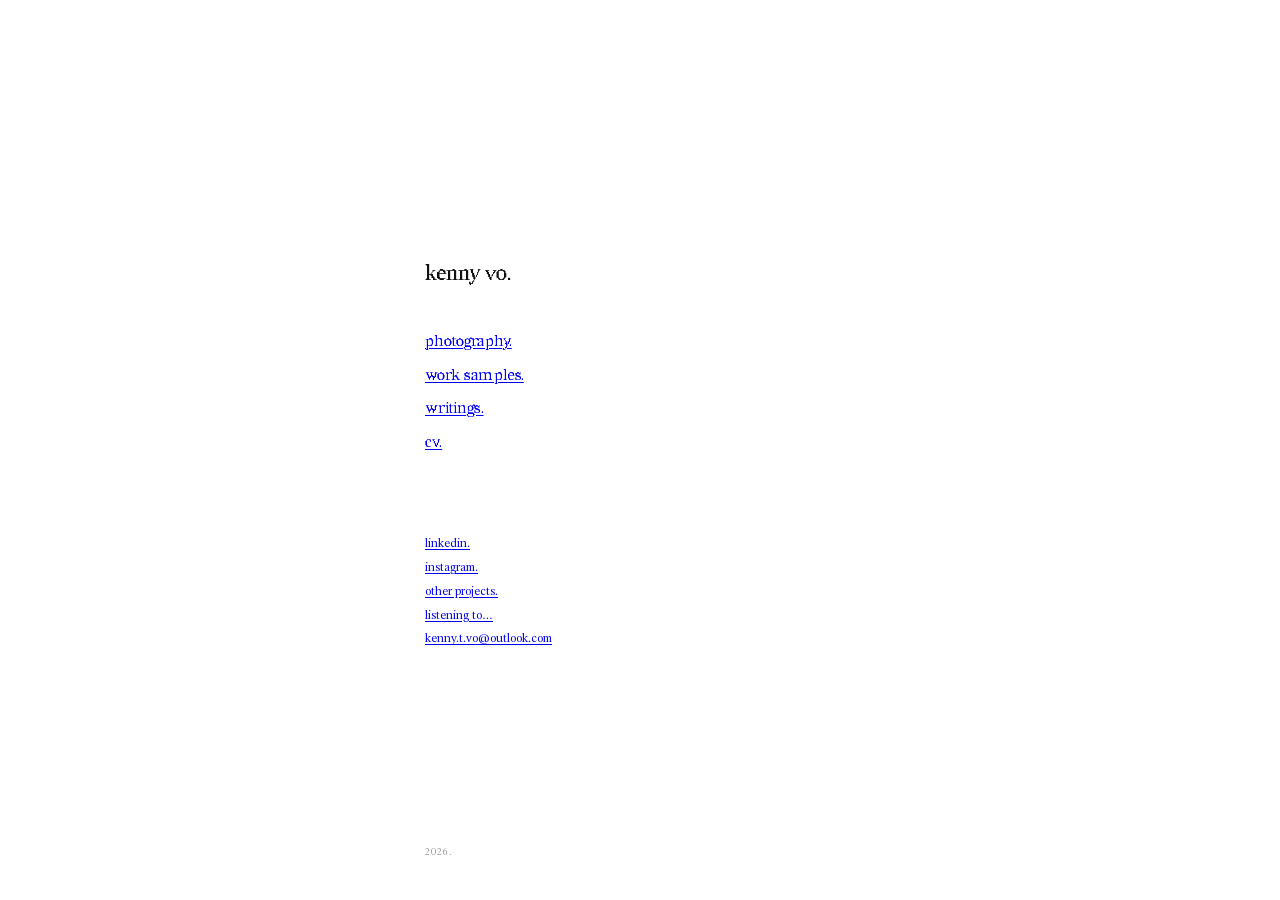
<file: index.html>
<!doctype html>
<html lang="en">
<head>
<meta charset="utf-8">
<meta name="viewport" content="width=device-width, initial-scale=1">
<title>kenny vo.</title>
<meta name="description" content="some files.">
<meta name="theme-color" content="#ffffff">
<meta property="og:title" content="kenny vo.">
<meta property="og:description" content="some files.">
<meta property="og:image" content="https://kenny-t-vo.github.io/assets/social.png">
<meta property="og:url" content="https://kenny-t-vo.github.io/">
<meta name="twitter:card" content="summary_large_image">
<link rel="icon" href="data:image/svg+xml,<svg xmlns='http://www.w3.org/2000/svg' viewBox='0 0 32 32'><rect width='32' height='32' fill='%23fff'/><rect x='6' y='7' width='9' height='18' fill='%230000ee'/><rect x='17' y='7' width='9' height='18' fill='%230000ee'/></svg>">
<link rel="preload" as="font" type="font/woff2" href="assets/fonts/HiepHoa35-Regular.woff2" crossorigin>
<link rel="preload" as="font" type="font/woff2" href="assets/fonts/LongAn-Light.woff2" crossorigin>
<link rel="stylesheet" href="assets/type.css?v=22">
<link rel="prefetch" as="image" href="photography/pages/view/01.webp">
<link rel="prefetch" as="image" href="work/pages/view/01.webp">
<style>
  html,body{ height:100%; }
  body{
    height:100svh;
    overflow:hidden;
    overscroll-behavior:none;
    display:grid;
    grid-template-rows:1fr auto;
    padding:var(--s5) clamp(24px,7vw,80px) var(--s4);
  }
  .card{ width:min(430px,100%); margin:0 auto; align-self:center; }

  /* halfLeading + (ascent - capHeight) = .201em for this face at 1.06 */
  h1{
    font:400 var(--t1)/1.06 var(--display);
    letter-spacing:var(--track-t1);
    margin:-0.201em 0 var(--s4);
  }

  nav{ display:flex; flex-direction:column; align-items:flex-start; }
  .doc{
    font:400 var(--t2)/1.35 var(--display);
    letter-spacing:var(--track-t2);
    padding:var(--s1) 0;
  }

  .elsewhere{
    display:flex; flex-direction:column; align-items:flex-start;
    margin-top:var(--s5);   /* wider than the title gap, so the doc links group */
    font-size:var(--t4);
    line-height:1.9;
  }

  footer{
    align-self:end;
    width:min(430px,100%); margin:0 auto;
    font-size:var(--t6); letter-spacing:var(--track-label); color:var(--faint);
  }

  /* tighten spacing before content clips */
  @media (max-height:620px){
    body{ padding-top:var(--s4); }
    h1{ margin-bottom:var(--s3); }
    .elsewhere{ margin-top:var(--s3); line-height:1.75; }
  }
  /* too short to fit; scroll rather than clip */
  @media (max-height:400px){
    body{ height:auto; min-height:100svh; overflow-y:auto; }
  }
</style>
</head>
<body>

  <main class="card">
    <h1>kenny vo.</h1>

    <nav aria-label="documents">
      <a class="doc invert" href="photography/">photography.</a>
      <a class="doc invert" href="work/">work samples.</a>
      <a class="doc invert" href="writings/">writings.</a>
      <a class="doc invert" href="cv/">cv.</a>
    </nav>

    <div class="elsewhere">
      <a class="invert" href="https://www.linkedin.com/in/kenny-t-vo/">linkedin.</a>
      <a class="invert" href="https://www.instagram.com/seefourtytwo/">instagram.</a>
      <a class="invert" href="https://github.com/kenny-t-vo">other projects.</a>
      <a class="invert" href="https://www.last.fm/user/mirainome">listening to…</a>
      <a class="invert" href="mailto:kenny.t.vo@outlook.com">kenny.t.vo@outlook.com</a>
    </div>
  </main>

  <footer>2026.</footer>

</body>
</html>
</file>
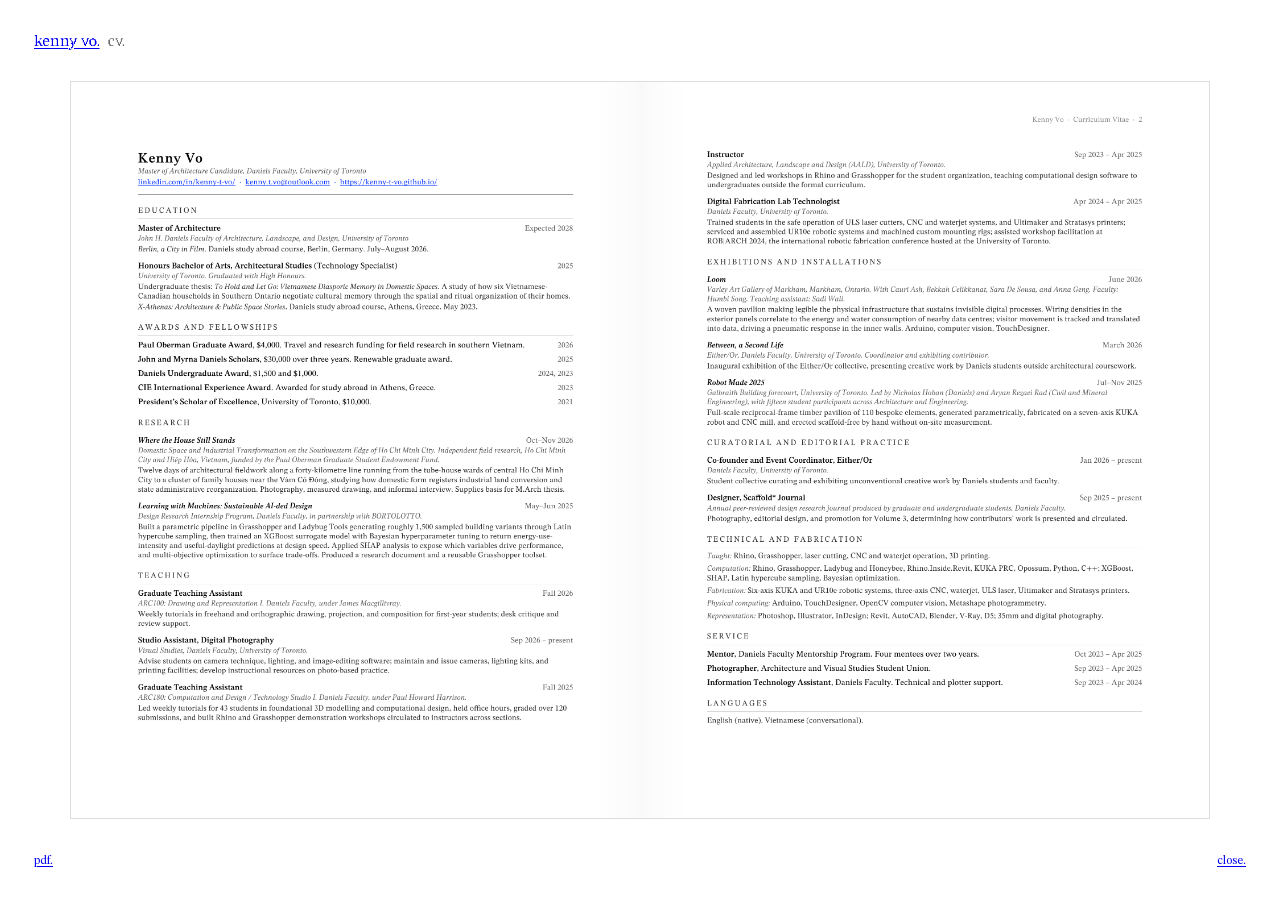
<file: cv/index.html>
<!doctype html>
<html lang="en">
<head>
<meta charset="utf-8">
<meta name="viewport" content="width=device-width, initial-scale=1, viewport-fit=cover">
<title>kenny vo, cv.</title>
<meta name="description" content="some files.">
<meta name="theme-color" content="#ffffff">
<meta property="og:title" content="kenny vo, cv.">
<meta property="og:description" content="some files.">
<meta property="og:image" content="https://kenny-t-vo.github.io/assets/social.png">
<meta name="twitter:card" content="summary_large_image">
<meta property="og:url" content="https://kenny-t-vo.github.io/cv/">
<meta name="robots" content="noindex">
<link rel="icon" href="data:image/svg+xml,<svg xmlns='http://www.w3.org/2000/svg' viewBox='0 0 32 32'><rect width='32' height='32' fill='%23fff'/><rect x='6' y='7' width='9' height='18' fill='%230000ee'/><rect x='17' y='7' width='9' height='18' fill='%230000ee'/></svg>">
<link rel="preload" as="font" type="font/woff2" href="../assets/fonts/HiepHoa35-Regular.woff2" crossorigin>
<link rel="preload" as="font" type="font/woff2" href="../assets/fonts/LongAn-Light.woff2" crossorigin>
<link rel="preload" as="image" href="pages/1.webp">
<link rel="stylesheet" href="../assets/type.css?v=22">
<link rel="stylesheet" href="../assets/style.css?v=22">
<style>
  /* page count and aspect come from pages.js. height is the smaller of the
     window height and the width over --ar. */
  .sheet{
    --pad-x:calc(var(--frame) * 1.6);
    --pad-y:calc(var(--frame) * 2.4);
    display:flex;
    aspect-ratio:var(--ar, 1.545);
    height:min(calc(100svh - 2 * var(--pad-y)),
               calc((100vw - 2 * var(--pad-x)) / var(--ar, 1.545)));
    background:var(--bg);
    box-shadow:0 0 0 var(--hair) var(--page-edge);
    position:relative;
  }
  .sheet .page{
    position:relative;
    flex:1 1 0;
    min-width:0;
    height:100%;
  }
  .sheet .page img{ display:block; width:100%; height:100%; object-fit:fill; }

  /* the books' crease; strength from --gutter-strength */
  .sheet::after{
    content:"";
    position:absolute; top:0; bottom:0; left:50%;
    width:var(--gutter-width);
    transform:translateX(-50%);
    pointer-events:none;
    background:linear-gradient(90deg,
      rgba(0,0,0,0) 0%,
      rgba(0,0,0,calc(.055 * var(--gutter-strength))) 42%,
      rgba(0,0,0,calc(.100 * var(--gutter-strength))) 49.6%,
      rgba(0,0,0,calc(.110 * var(--gutter-strength))) 50.4%,
      rgba(0,0,0,calc(.055 * var(--gutter-strength))) 58%,
      rgba(0,0,0,0) 100%);
  }

  /* upright windows: stack and scroll */
  @media (max-aspect-ratio:1/1){
    .stage{ overflow-y:auto; align-items:flex-start; }
    .sheet{
      flex-direction:column;
      gap:var(--s2);
      aspect-ratio:auto;
      height:auto;
      width:min(calc(100vw - 2 * var(--pad-x)), 520px);
      background:none;
      box-shadow:none;
    }
    .sheet::after{ display:none; }        /* stacked: there is no gutter */
    .sheet .page{ height:auto; box-shadow:0 0 0 var(--hair) var(--page-edge); background:var(--bg); }
    .sheet .page img{ height:auto; }
  }
</style>
</head>
<body data-book="cv">

<main id="stage" class="stage" aria-label="curriculum vitae.">
  <div class="sheet" id="sheet"></div>
</main>

<header class="bar bar--top">
  <a class="wordmark invert" href="../">kenny vo.</a>
  <span class="here">cv.</span>
</header>

<footer class="bar bar--bottom">
  <div class="tools">
    <a class="tool invert" href="Vo_Kenny_CV.pdf" download>pdf.</a>
  </div>
  <a class="tool invert" id="close" href="../">close.</a>
</footer>

<script src="pages.js?v=22"></script>
<script>
(() => {
  const CV = window.CV || { pages: 0, aspect: 0.7725, links: {} };
  const sheet = document.getElementById('sheet');

  sheet.style.setProperty('--ar', (CV.pages * CV.aspect).toFixed(4));

  for (let n = 1; n <= CV.pages; n++) {
    const page = document.createElement('div');
    page.className = 'page';

    const img = new Image();
    img.src = `pages/${n}.webp`;
    img.alt = `curriculum vitae, page ${n}.`;
    img.decoding = 'async';
    page.append(img);

    /* link overlays from the pdf */
    for (const L of (CV.links && CV.links[String(n)]) || []) {
      const a = document.createElement('a');
      a.className = 'pin';
      a.href = L.href;
      a.title = L.href.replace(/^mailto:/, '');
      a.setAttribute('aria-label', a.title);
      if (/^https?:/i.test(L.href)) { a.target = '_blank'; a.rel = 'noopener noreferrer'; }
      /* url() in a custom property resolves against the stylesheet's url,
         so it gets an absolute one */
      if (L.chip) a.style.setProperty('--chip', `url(${new URL(L.chip, location.href).href})`);
      a.style.left   = L.x * 100 + '%';
      a.style.top    = L.y * 100 + '%';
      a.style.width  = L.w * 100 + '%';
      a.style.height = L.h * 100 + '%';
      page.append(a);
    }
    sheet.append(page);
  }

  /* esc: back, or home if there is no history */
  addEventListener('keydown', e => {
    if (e.key !== 'Escape') return;
    if (history.length > 1) history.back();
    else location.href = '../';
  });
})();
</script>
</body>
</html>
</file>
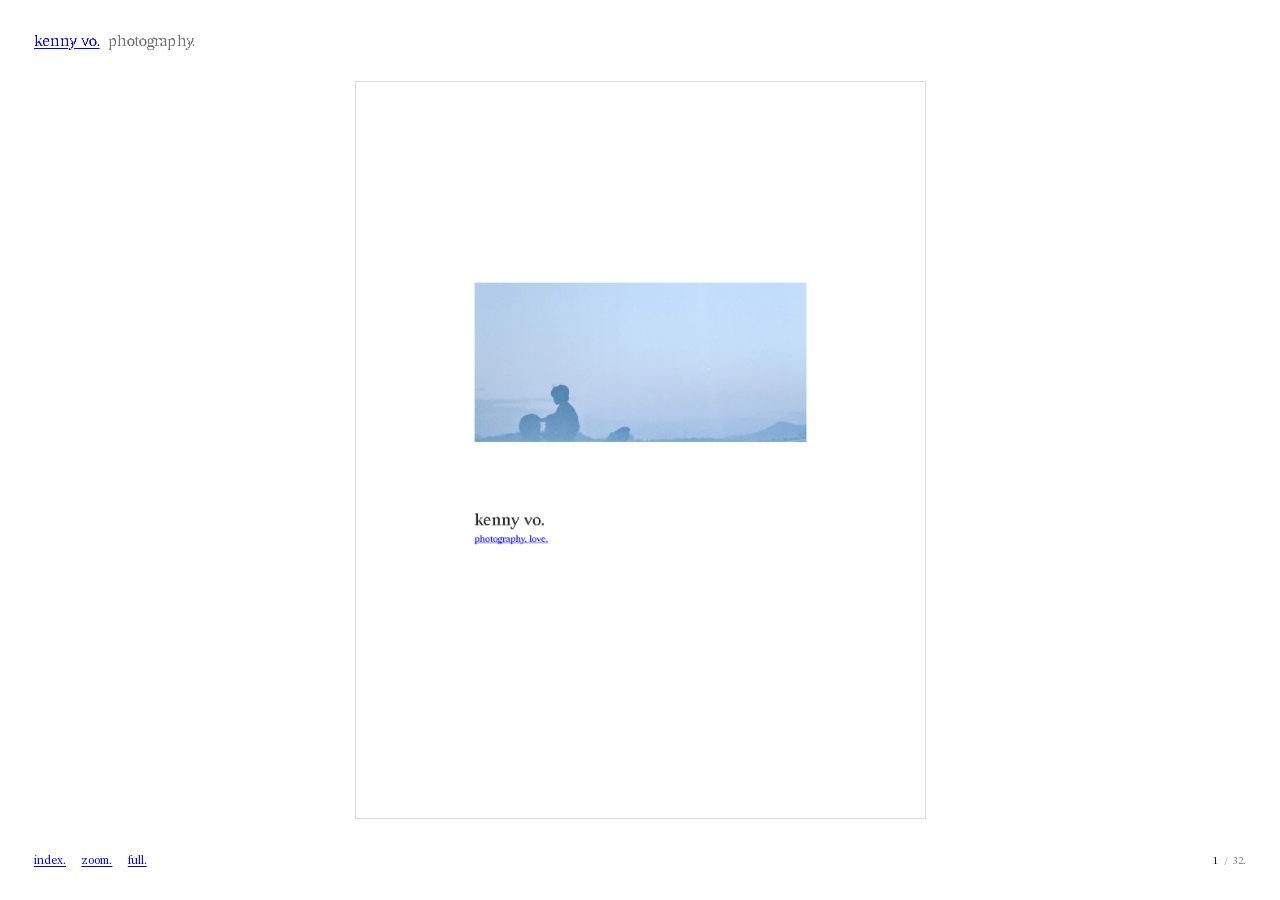
<file: photography/index.html>
<!doctype html>
<html lang="en">
<head>
<meta charset="utf-8">
<meta name="viewport" content="width=device-width, initial-scale=1, viewport-fit=cover">
<title>kenny vo, photography.</title>
<meta name="description" content="some files.">
<meta name="theme-color" content="#f2f2f7">
<meta property="og:title" content="kenny vo, photography.">
<meta property="og:description" content="some files.">
<meta property="og:type" content="website">
<meta property="og:image" content="https://kenny-t-vo.github.io/photography/pages/social.jpg">
<meta property="og:url" content="https://kenny-t-vo.github.io/photography/">
<meta name="twitter:card" content="summary_large_image">
<link rel="icon" href="data:image/svg+xml,<svg xmlns='http://www.w3.org/2000/svg' viewBox='0 0 32 32'><rect width='32' height='32' fill='%23fff'/><rect x='6' y='7' width='9' height='18' fill='%230000ee'/><rect x='17' y='7' width='9' height='18' fill='%230000ee'/></svg>">
<link rel="preload" as="font" type="font/woff2" href="../assets/fonts/HiepHoa35-Regular.woff2" crossorigin>
<link rel="preload" as="font" type="font/woff2" href="../assets/fonts/LongAn-Light.woff2" crossorigin>
<link rel="preload" as="image" href="pages/view/01.webp">
<link rel="stylesheet" href="../assets/type.css?v=22">
<link rel="stylesheet" href="../assets/style.css?v=22">
</head>
<body data-book="photography">

<main id="stage" class="stage" aria-label="portfolio pages.">
  <div id="book" class="book" role="group" aria-live="polite"></div>
</main>

<button class="edge edge--prev" id="prev" aria-label="previous page.">
  <svg viewBox="0 0 24 24" aria-hidden="true"><path d="M15 4 7 12l8 8"/></svg>
</button>
<button class="edge edge--next" id="next" aria-label="next page.">
  <svg viewBox="0 0 24 24" aria-hidden="true"><path d="M9 4l8 8-8 8"/></svg>
</button>

<header class="bar bar--top">
  <a class="wordmark invert" href="../">kenny vo.</a>
  <span class="here">photography.</span>
</header>

<footer class="bar bar--bottom">
  <div class="tools">
    <button id="grid-btn" class="tool invert" aria-label="index of spreads (g).">index.</button>
    <button id="zoom-btn" class="tool invert" aria-label="zoom (z).">zoom.</button>
    <button id="full-btn" class="tool invert" aria-label="fullscreen (f).">full.</button>
  </div>
  <div class="counter"><span id="folio">1</span><span class="sep">/</span><span id="total">32</span>.</div>
</footer>

<div id="grid" class="overlay grid" hidden>
  <button class="overlay__close invert" data-close aria-label="close index.">close.</button>
  <div class="grid__inner" id="grid-inner"></div>
</div>

<div id="lens" class="overlay lens" hidden>
  <button class="overlay__close invert" data-close aria-label="close zoom.">close.</button>
  <div class="lens__frame" id="lens-frame">
    <div class="lens__sheet" id="lens-sheet"></div>
  </div>
  <div class="lens__hint">drag to pan · scroll to zoom · double-click to fit · esc to close</div>
</div>

<p class="rotate-hint" id="rotate-hint" hidden>rotate for spreads.</p>

<noscript><p class="noscript">this viewer needs javascript. <a href="pages/view/01.webp">view the pages directly</a>.</p></noscript>

<script src="book.js?v=22"></script>
<script src="../assets/app.js?v=22"></script>
</body>
</html>
</file>
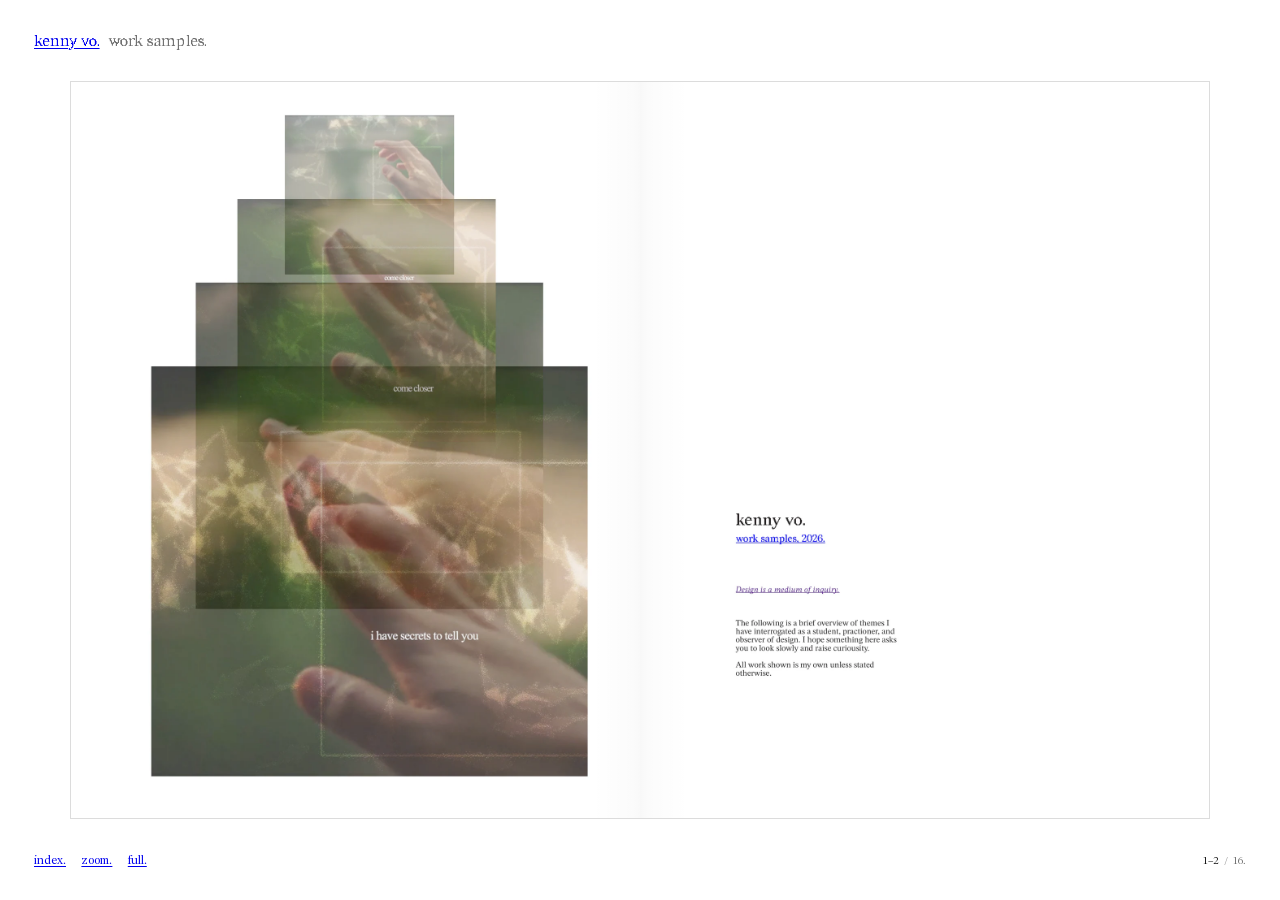
<file: work/index.html>
<!doctype html>
<html lang="en">
<head>
<meta charset="utf-8">
<meta name="viewport" content="width=device-width, initial-scale=1, viewport-fit=cover">
<title>kenny vo, work samples.</title>
<meta name="description" content="some files.">
<meta name="theme-color" content="#f2f2f7">
<meta property="og:title" content="kenny vo, work samples.">
<meta property="og:description" content="some files.">
<meta property="og:type" content="website">
<meta property="og:image" content="https://kenny-t-vo.github.io/work/pages/social.jpg">
<meta property="og:url" content="https://kenny-t-vo.github.io/work/">
<meta name="twitter:card" content="summary_large_image">
<link rel="icon" href="data:image/svg+xml,<svg xmlns='http://www.w3.org/2000/svg' viewBox='0 0 32 32'><rect width='32' height='32' fill='%23fff'/><rect x='6' y='7' width='9' height='18' fill='%230000ee'/><rect x='17' y='7' width='9' height='18' fill='%230000ee'/></svg>">
<link rel="preload" as="font" type="font/woff2" href="../assets/fonts/HiepHoa35-Regular.woff2" crossorigin>
<link rel="preload" as="font" type="font/woff2" href="../assets/fonts/LongAn-Light.woff2" crossorigin>
<link rel="preload" as="image" href="pages/view/01.webp">
<link rel="stylesheet" href="../assets/type.css?v=22">
<link rel="stylesheet" href="../assets/style.css?v=22">
</head>
<body data-book="work">

<main id="stage" class="stage" aria-label="work sample pages.">
  <div id="book" class="book" role="group" aria-live="polite"></div>
</main>

<button class="edge edge--prev" id="prev" aria-label="previous page.">
  <svg viewBox="0 0 24 24" aria-hidden="true"><path d="M15 4 7 12l8 8"/></svg>
</button>
<button class="edge edge--next" id="next" aria-label="next page.">
  <svg viewBox="0 0 24 24" aria-hidden="true"><path d="M9 4l8 8-8 8"/></svg>
</button>

<header class="bar bar--top">
  <a class="wordmark invert" href="../">kenny vo.</a>
  <span class="here">work samples.</span>
</header>

<footer class="bar bar--bottom">
  <div class="tools">
    <button id="grid-btn" class="tool invert" aria-label="index of spreads (g).">index.</button>
    <button id="zoom-btn" class="tool invert" aria-label="zoom (z).">zoom.</button>
    <button id="full-btn" class="tool invert" aria-label="fullscreen (f).">full.</button>
  </div>
  <div class="counter"><span id="folio">1</span><span class="sep">/</span><span id="total">16</span>.</div>
</footer>

<div id="grid" class="overlay grid" hidden>
  <button class="overlay__close invert" data-close aria-label="close index.">close.</button>
  <div class="grid__inner" id="grid-inner"></div>
</div>

<div id="lens" class="overlay lens" hidden>
  <button class="overlay__close invert" data-close aria-label="close zoom.">close.</button>
  <div class="lens__frame" id="lens-frame">
    <div class="lens__sheet" id="lens-sheet"></div>
  </div>
  <div class="lens__hint">drag to pan · scroll to zoom · double-click to fit · esc to close</div>
</div>

<p class="rotate-hint" id="rotate-hint" hidden>rotate for spreads.</p>

<noscript><p class="noscript">this viewer needs javascript. <a href="pages/view/01.webp">view the pages directly</a>.</p></noscript>

<script src="book.js?v=22"></script>
<script src="../assets/app.js?v=22"></script>
</body>
</html>
</file>
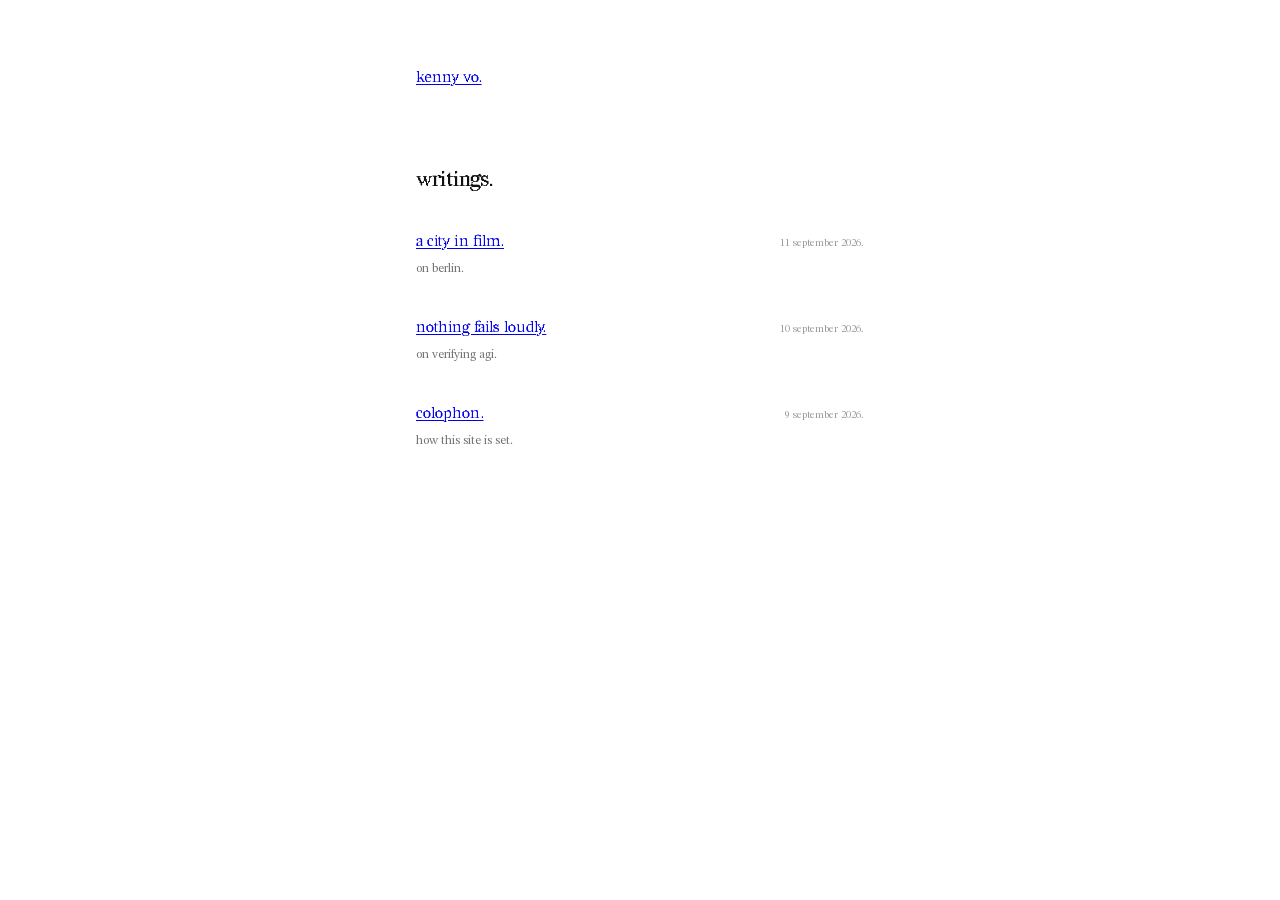
<file: writings/index.html>
<!doctype html>
<html lang="en">
<head>
<meta charset="utf-8">
<meta name="viewport" content="width=device-width, initial-scale=1">
<title>kenny vo, writings.</title>
<meta name="description" content="essays and notes.">
<meta name="theme-color" content="#ffffff">
<meta property="og:title" content="writings.">
<meta property="og:description" content="essays and notes.">
<meta property="og:type" content="article">
<meta property="og:image" content="https://kenny-t-vo.github.io/assets/social.png">
<meta name="twitter:card" content="summary_large_image">
<link rel="icon" href="data:image/svg+xml,<svg xmlns='http://www.w3.org/2000/svg' viewBox='0 0 32 32'><rect width='32' height='32' fill='%23fff'/><rect x='6' y='7' width='9' height='18' fill='%230000ee'/><rect x='17' y='7' width='9' height='18' fill='%230000ee'/></svg>">
<link rel="preload" as="font" type="font/woff2" href="../assets/fonts/HiepHoa35-Regular.woff2" crossorigin>
<link rel="preload" as="font" type="font/woff2" href="../assets/fonts/LongAn-Light.woff2" crossorigin>
<link rel="stylesheet" href="../assets/type.css?v=22">
<link rel="stylesheet" href="../assets/writing.css?v=22">
</head>
<body>
<div class="column">

  <nav class="masthead">
    <a class="invert" href="../">kenny vo.</a>
    
  </nav>

  <h1>writings.</h1>

  <ul class="pieces">
    <li>
      <div class="row"><a class="name invert" href="a-city-in-film/">a city in film.</a><span class="when">11 september 2026.</span></div>
      <p class="about">on berlin.</p>
    </li>
    <li>
      <div class="row"><a class="name invert" href="nothing-fails-loudly/">nothing fails loudly.</a><span class="when">10 september 2026.</span></div>
      <p class="about">on verifying agi.</p>
    </li>
    <li>
      <div class="row"><a class="name invert" href="colophon/">colophon.</a><span class="when">9 september 2026.</span></div>
      <p class="about">how this site is set.</p>
    </li>
  </ul>

</div>
</body>
</html>
</file>
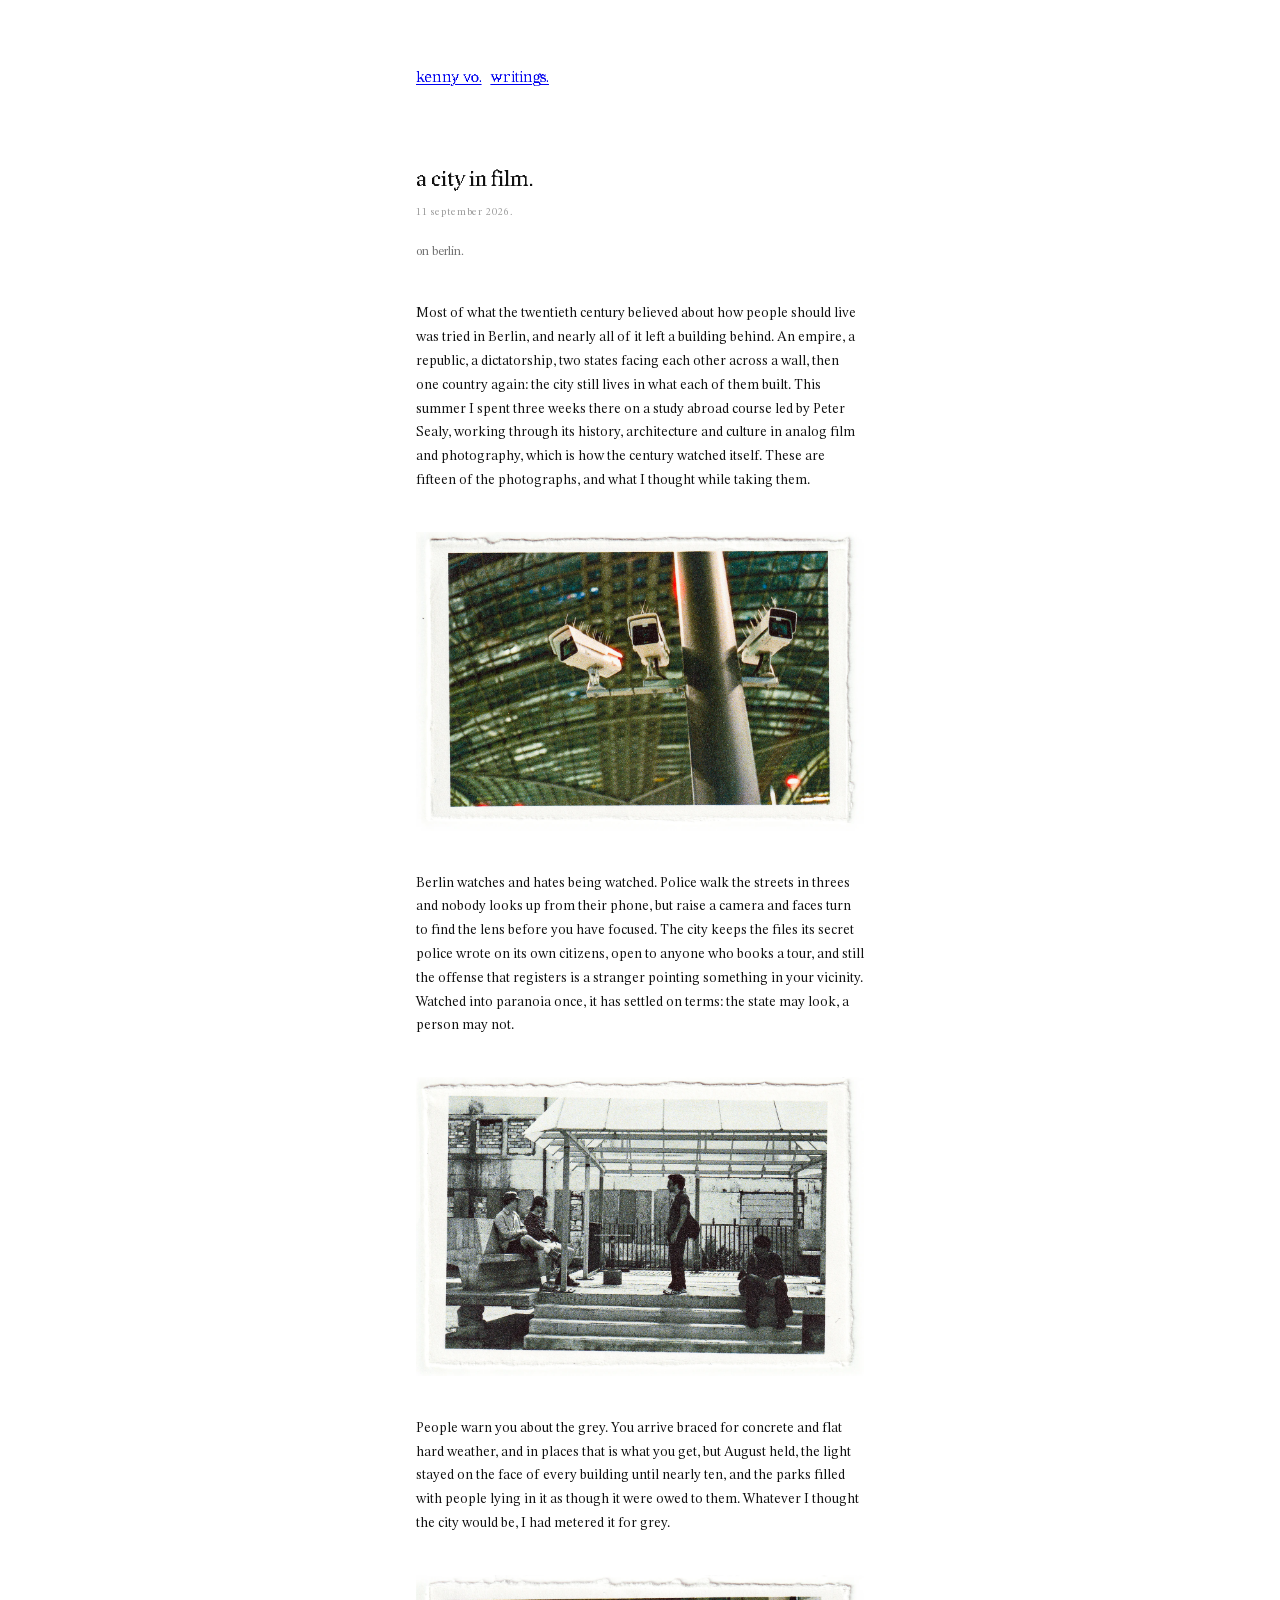
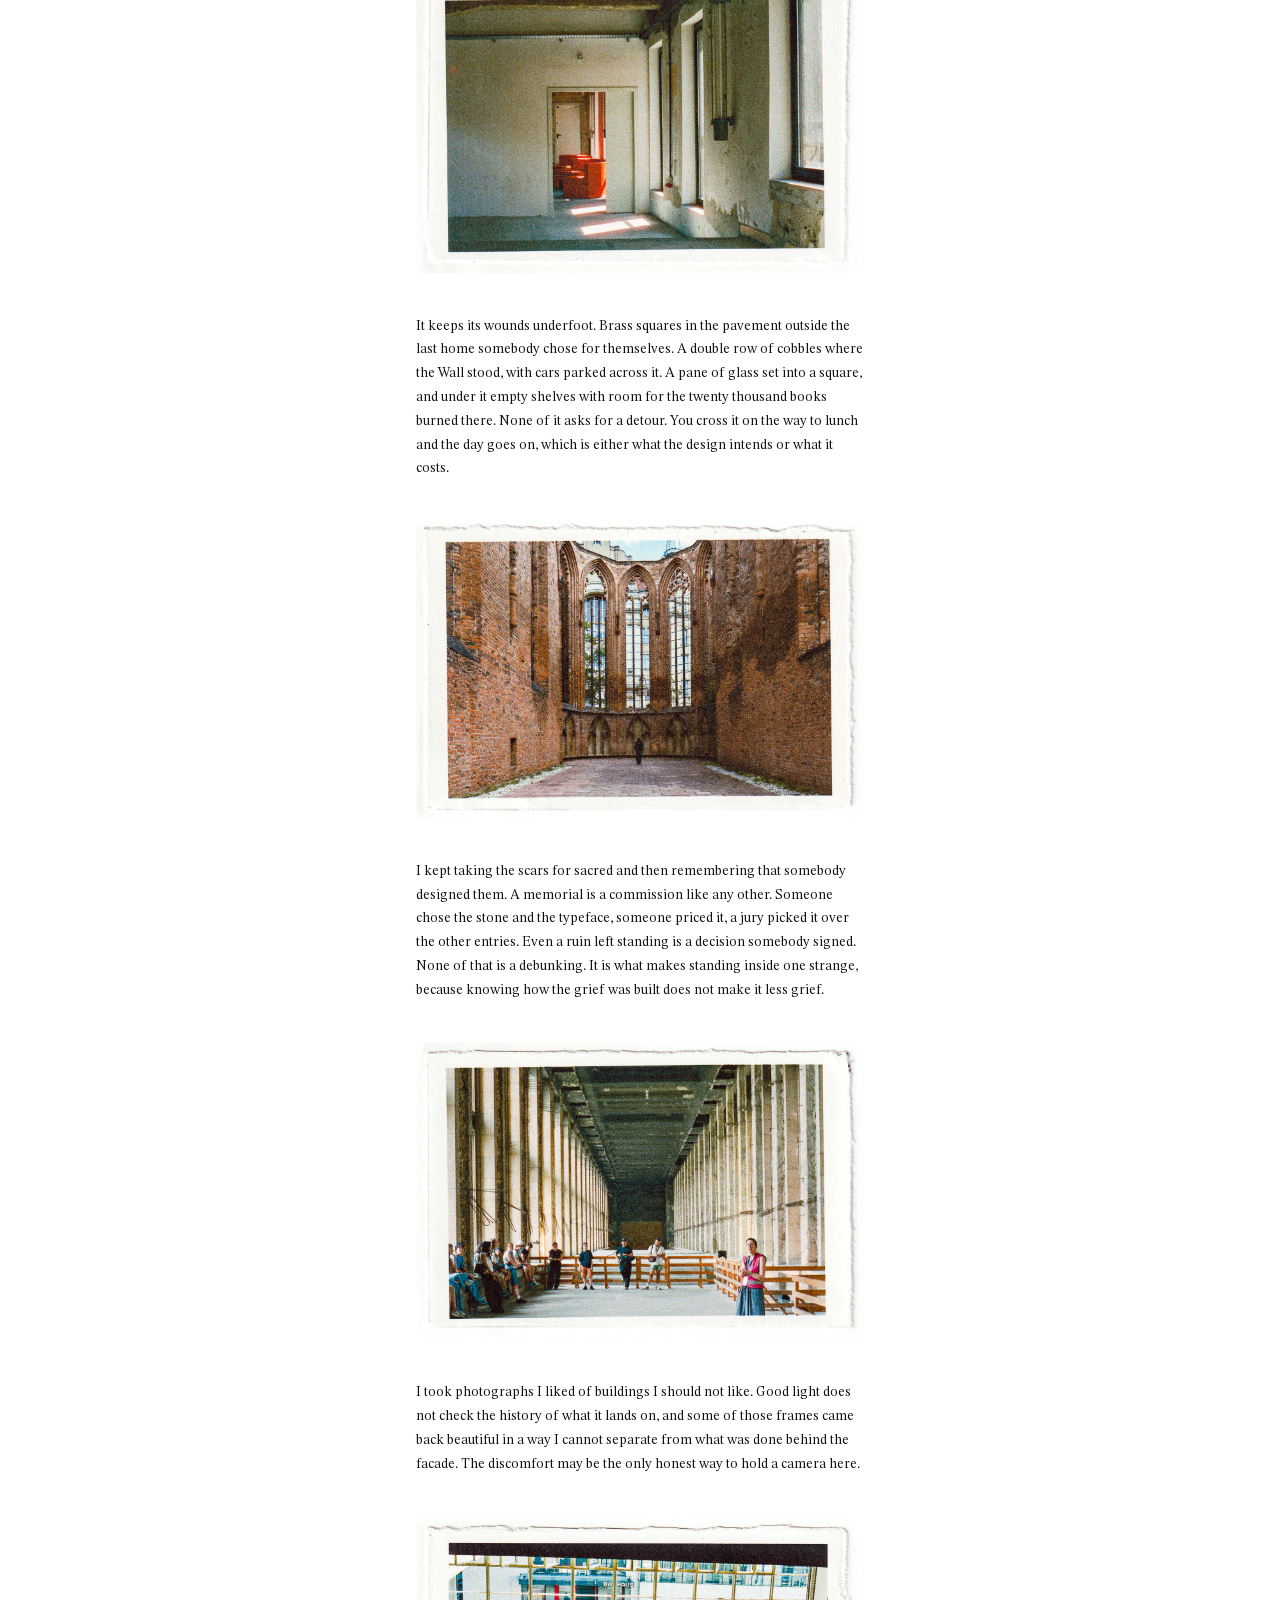
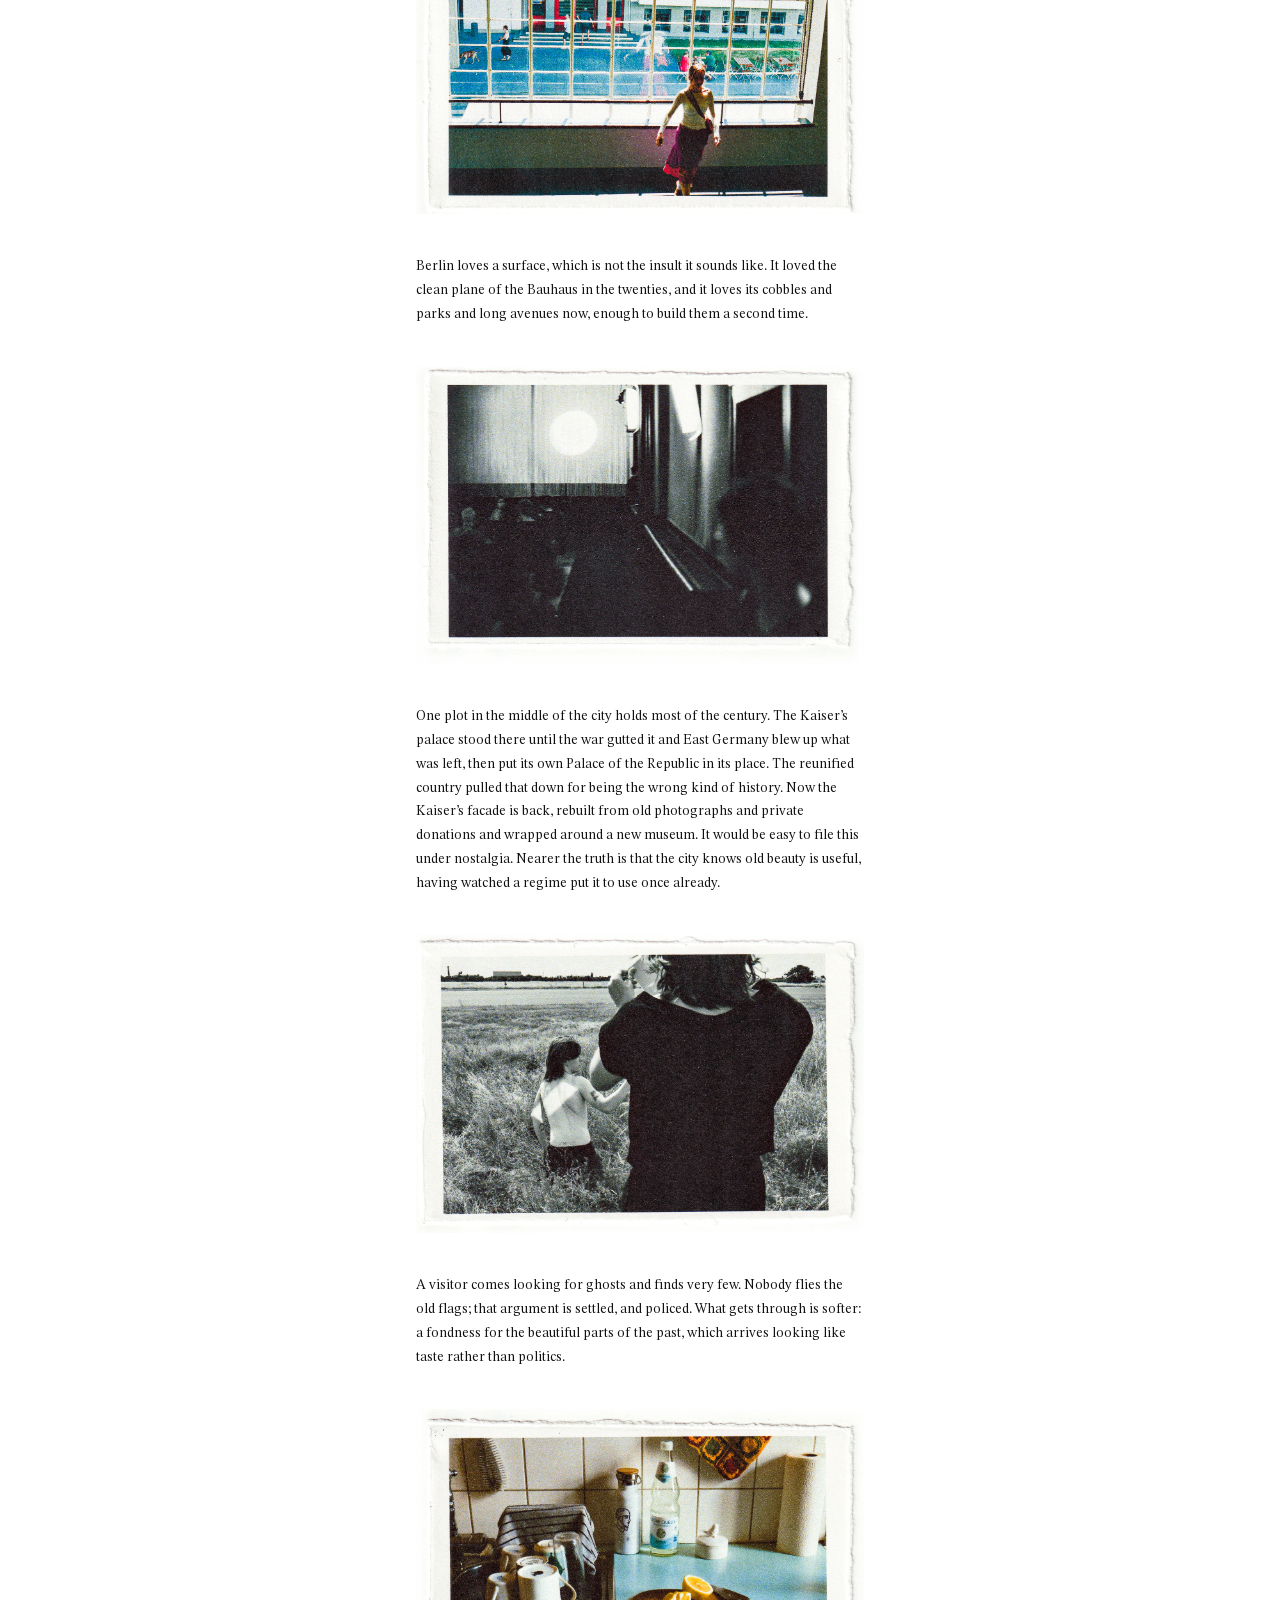
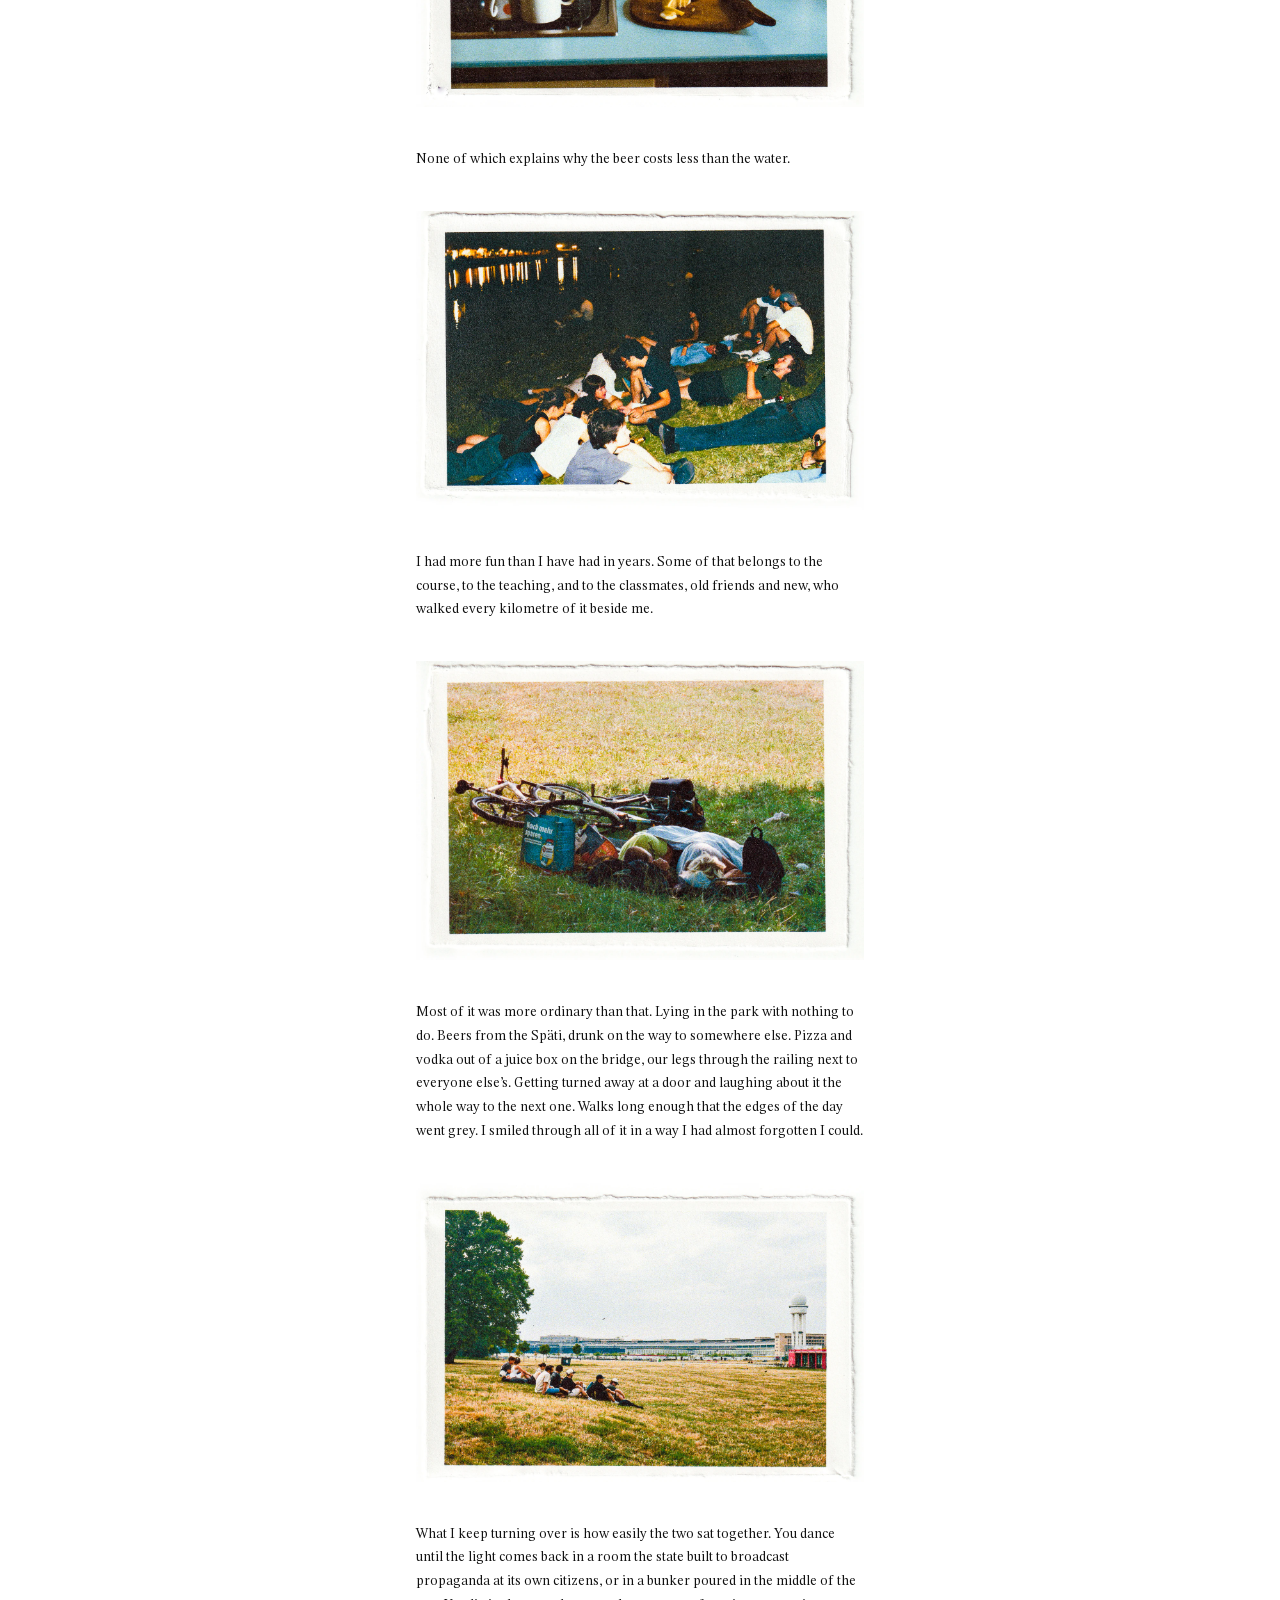
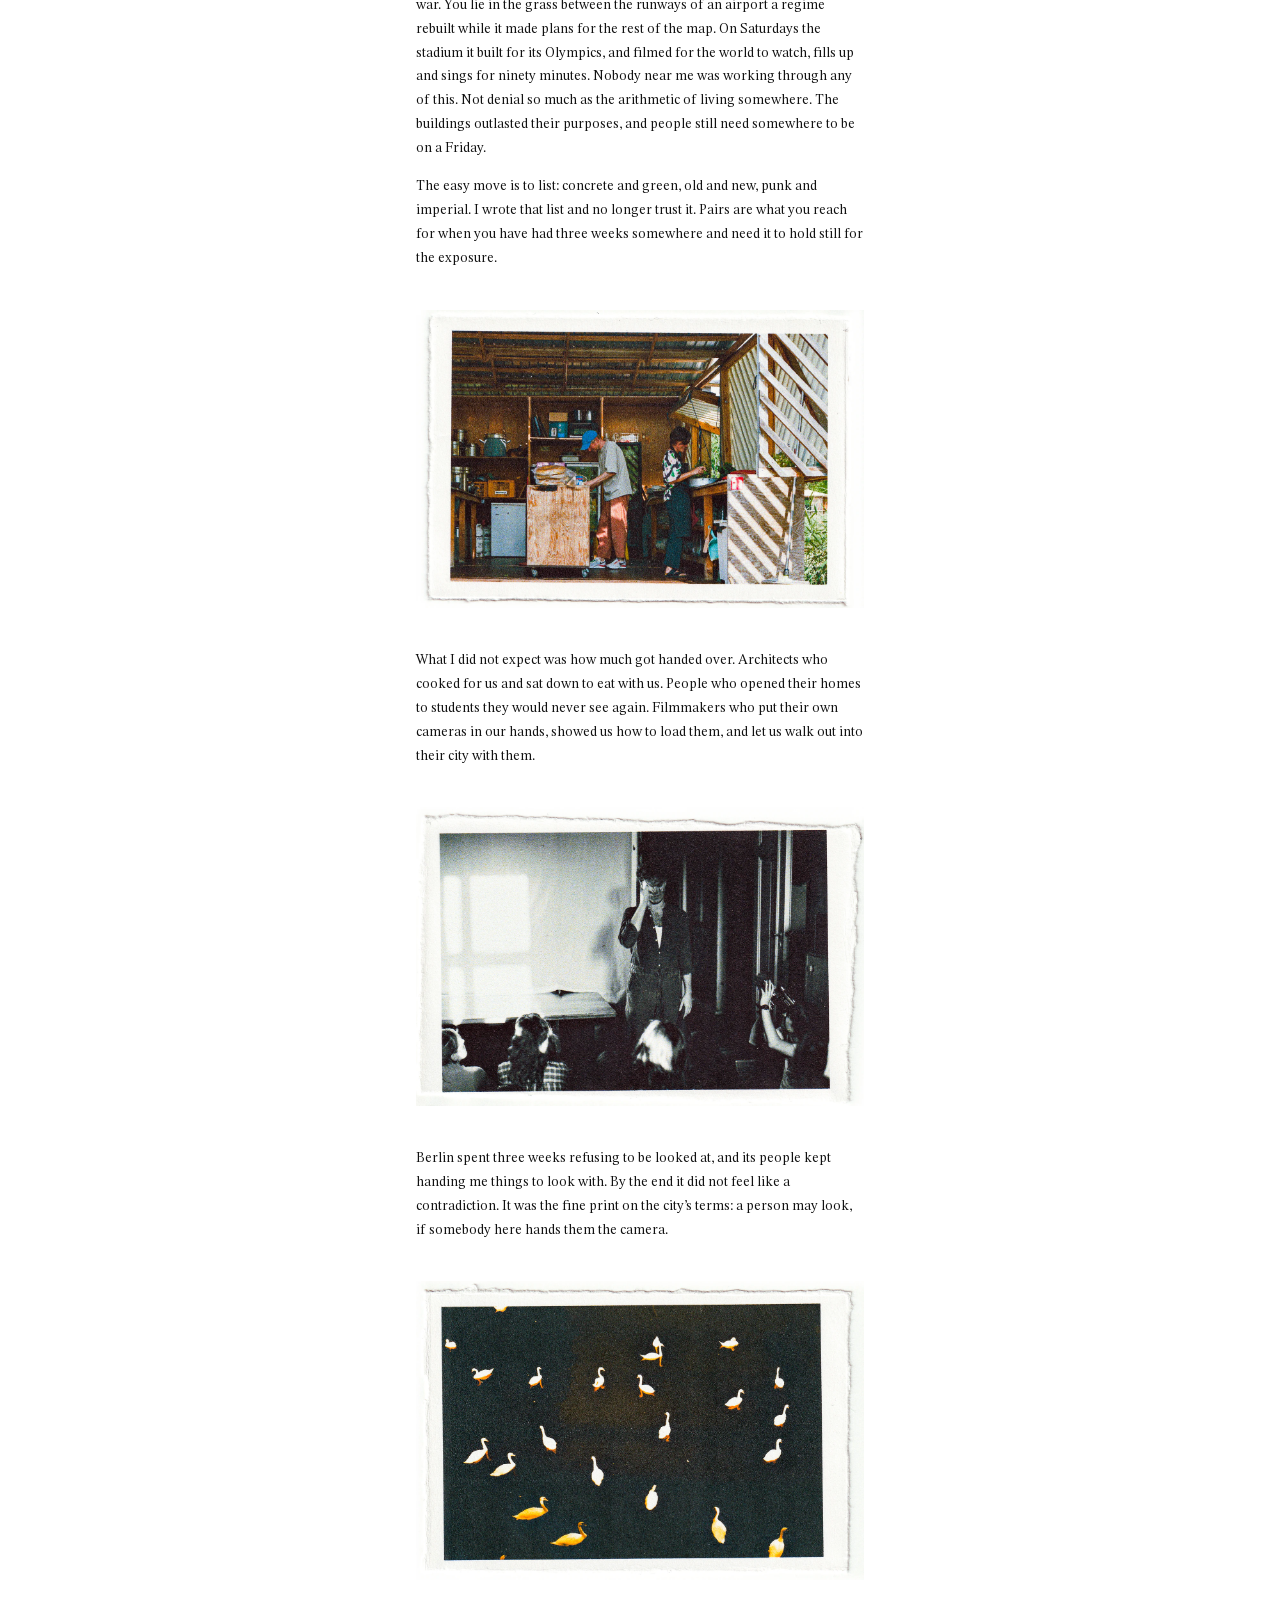
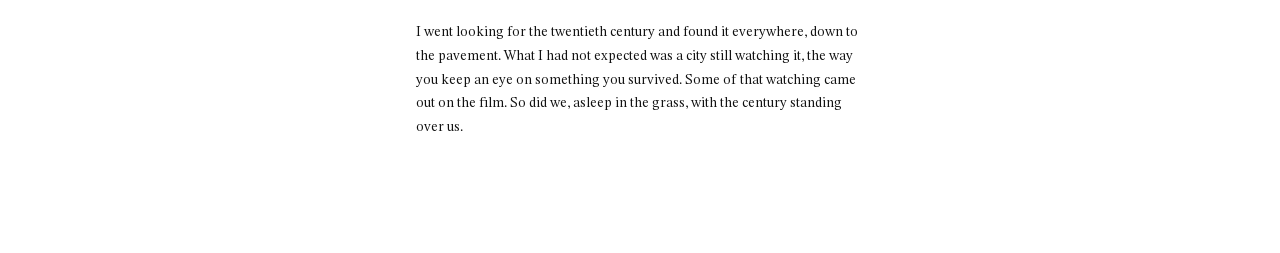
<file: writings/a-city-in-film/index.html>
<!doctype html>
<html lang="en">
<head>
<meta charset="utf-8">
<meta name="viewport" content="width=device-width, initial-scale=1">
<title>kenny vo, a city in film.</title>
<meta name="description" content="on berlin.">
<meta name="theme-color" content="#ffffff">
<meta property="og:title" content="a city in film.">
<meta property="og:description" content="on berlin.">
<meta property="og:type" content="article">
<meta property="og:image" content="https://kenny-t-vo.github.io/assets/social.png">
<meta name="twitter:card" content="summary_large_image">
<link rel="icon" href="data:image/svg+xml,<svg xmlns='http://www.w3.org/2000/svg' viewBox='0 0 32 32'><rect width='32' height='32' fill='%23fff'/><rect x='6' y='7' width='9' height='18' fill='%230000ee'/><rect x='17' y='7' width='9' height='18' fill='%230000ee'/></svg>">
<link rel="preload" as="font" type="font/woff2" href="../../assets/fonts/HiepHoa35-Regular.woff2" crossorigin>
<link rel="preload" as="font" type="font/woff2" href="../../assets/fonts/LongAn-Light.woff2" crossorigin>
<link rel="stylesheet" href="../../assets/type.css?v=22">
<link rel="stylesheet" href="../../assets/writing.css?v=22">
</head>
<body>
<div class="column">

  <nav class="masthead">
    <a class="invert" href="../../">kenny vo.</a>
    <a class="invert" href="../">writings.</a>
  </nav>

  <h1>a city in film.</h1>
  <p class="dateline">11 september 2026.</p>
  <p class="standfirst">on berlin.</p>

  <article>
<p>Most of what the twentieth century believed about how people should live was tried in Berlin, and nearly all of it left a building behind. An empire, a republic, a dictatorship, two states facing each other across a wall, then one country again: the city still lives in what each of them built. This summer I spent three weeks there on a study abroad course led by Peter Sealy, working through its history, architecture and culture in analog film and photography, which is how the century watched itself. These are fifteen of the photographs, and what I thought while taking them.</p>
<figure><img alt="Image 1" src="../images/a-city-in-film/1.webp" /></figure>
<p>Berlin watches and hates being watched. Police walk the streets in threes and nobody looks up from their phone, but raise a camera and faces turn to find the lens before you have focused. The city keeps the files its secret police wrote on its own citizens, open to anyone who books a tour, and still the offense that registers is a stranger pointing something in your vicinity. Watched into paranoia once, it has settled on terms: the state may look, a person may not.</p>
<figure><img alt="Image 2" src="../images/a-city-in-film/2.webp" /></figure>
<p>People warn you about the grey. You arrive braced for concrete and flat hard weather, and in places that is what you get, but August held, the light stayed on the face of every building until nearly ten, and the parks filled with people lying in it as though it were owed to them. Whatever I thought the city would be, I had metered it for grey.</p>
<figure><img alt="Image 3" src="../images/a-city-in-film/3.webp" /></figure>
<p>It keeps its wounds underfoot. Brass squares in the pavement outside the last home somebody chose for themselves. A double row of cobbles where the Wall stood, with cars parked across it. A pane of glass set into a square, and under it empty shelves with room for the twenty thousand books burned there. None of it asks for a detour. You cross it on the way to lunch and the day goes on, which is either what the design intends or what it costs.</p>
<figure><img alt="Image 4" src="../images/a-city-in-film/4.webp" /></figure>
<p>I kept taking the scars for sacred and then remembering that somebody designed them. A memorial is a commission like any other. Someone chose the stone and the typeface, someone priced it, a jury picked it over the other entries. Even a ruin left standing is a decision somebody signed. None of that is a debunking. It is what makes standing inside one strange, because knowing how the grief was built does not make it less grief.</p>
<figure><img alt="Image 5" src="../images/a-city-in-film/5.webp" /></figure>
<p>I took photographs I liked of buildings I should not like. Good light does not check the history of what it lands on, and some of those frames came back beautiful in a way I cannot separate from what was done behind the facade. The discomfort may be the only honest way to hold a camera here.</p>
<figure><img alt="Image 6" src="../images/a-city-in-film/6.webp" /></figure>
<p>Berlin loves a surface, which is not the insult it sounds like. It loved the clean plane of the Bauhaus in the twenties, and it loves its cobbles and parks and long avenues now, enough to build them a second time.</p>
<figure><img alt="Image 7" src="../images/a-city-in-film/7.webp" /></figure>
<p>One plot in the middle of the city holds most of the century. The Kaiser&rsquo;s palace stood there until the war gutted it and East Germany blew up what was left, then put its own Palace of the Republic in its place. The reunified country pulled that down for being the wrong kind of history. Now the Kaiser&rsquo;s facade is back, rebuilt from old photographs and private donations and wrapped around a new museum. It would be easy to file this under nostalgia. Nearer the truth is that the city knows old beauty is useful, having watched a regime put it to use once already.</p>
<figure><img alt="Image 8" src="../images/a-city-in-film/8.webp" /></figure>
<p>A visitor comes looking for ghosts and finds very few. Nobody flies the old flags; that argument is settled, and policed. What gets through is softer: a fondness for the beautiful parts of the past, which arrives looking like taste rather than politics.</p>
<figure><img alt="Image 9" src="../images/a-city-in-film/9.webp" /></figure>
<p>None of which explains why the beer costs less than the water.</p>
<figure><img alt="Image 10" src="../images/a-city-in-film/10.webp" /></figure>
<p>I had more fun than I have had in years. Some of that belongs to the course, to the teaching, and to the classmates, old friends and new, who walked every kilometre of it beside me.</p>
<figure><img alt="Image 11" src="../images/a-city-in-film/11.webp" /></figure>
<p>Most of it was more ordinary than that. Lying in the park with nothing to do. Beers from the Späti, drunk on the way to somewhere else. Pizza and vodka out of a juice box on the bridge, our legs through the railing next to everyone else&rsquo;s. Getting turned away at a door and laughing about it the whole way to the next one. Walks long enough that the edges of the day went grey. I smiled through all of it in a way I had almost forgotten I could.</p>
<figure><img alt="Image 12" src="../images/a-city-in-film/12.webp" /></figure>
<p>What I keep turning over is how easily the two sat together. You dance until the light comes back in a room the state built to broadcast propaganda at its own citizens, or in a bunker poured in the middle of the war. You lie in the grass between the runways of an airport a regime rebuilt while it made plans for the rest of the map. On Saturdays the stadium it built for its Olympics, and filmed for the world to watch, fills up and sings for ninety minutes. Nobody near me was working through any of this. Not denial so much as the arithmetic of living somewhere. The buildings outlasted their purposes, and people still need somewhere to be on a Friday.</p>
<p>The easy move is to list: concrete and green, old and new, punk and imperial. I wrote that list and no longer trust it. Pairs are what you reach for when you have had three weeks somewhere and need it to hold still for the exposure.</p>
<figure><img alt="Image 13" src="../images/a-city-in-film/13.webp" /></figure>
<p>What I did not expect was how much got handed over. Architects who cooked for us and sat down to eat with us. People who opened their homes to students they would never see again. Filmmakers who put their own cameras in our hands, showed us how to load them, and let us walk out into their city with them.</p>
<figure><img alt="Image 14" src="../images/a-city-in-film/14.webp" /></figure>
<p>Berlin spent three weeks refusing to be looked at, and its people kept handing me things to look with. By the end it did not feel like a contradiction. It was the fine print on the city&rsquo;s terms: a person may look, if somebody here hands them the camera.</p>
<figure><img alt="Image 15" src="../images/a-city-in-film/15.webp" /></figure>
<p>I went looking for the twentieth century and found it everywhere, down to the pavement. What I had not expected was a city still watching it, the way you keep an eye on something you survived. Some of that watching came out on the film. So did we, asleep in the grass, with the century standing over us.</p>
  </article>

</div>
</body>
</html>
</file>
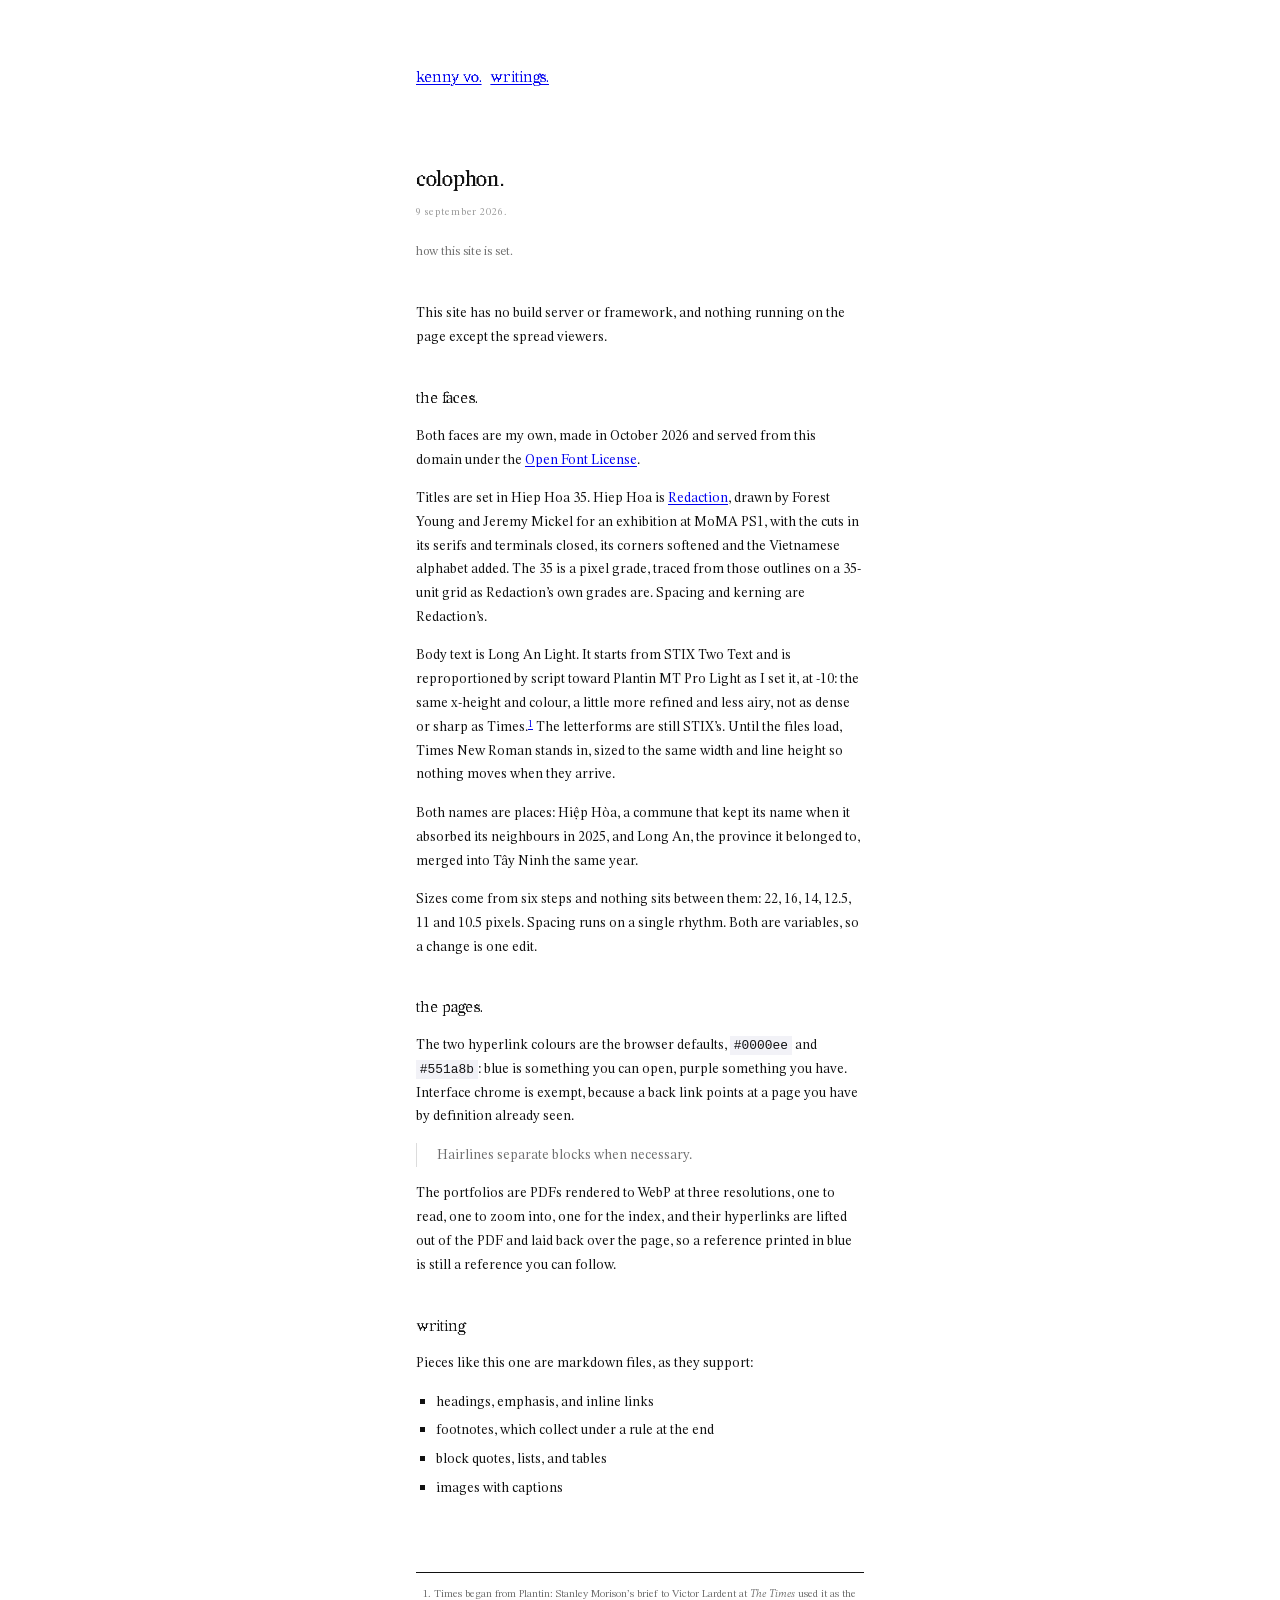
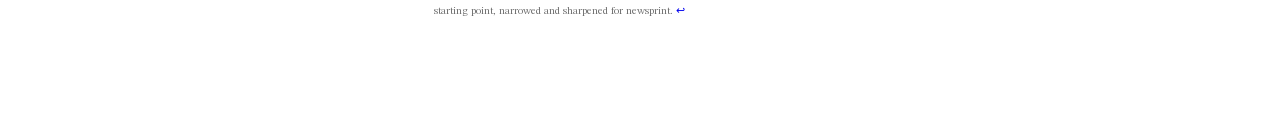
<file: writings/colophon/index.html>
<!doctype html>
<html lang="en">
<head>
<meta charset="utf-8">
<meta name="viewport" content="width=device-width, initial-scale=1">
<title>kenny vo, colophon.</title>
<meta name="description" content="how this site is set.">
<meta name="theme-color" content="#ffffff">
<meta property="og:title" content="colophon.">
<meta property="og:description" content="how this site is set.">
<meta property="og:type" content="article">
<meta property="og:image" content="https://kenny-t-vo.github.io/assets/social.png">
<meta name="twitter:card" content="summary_large_image">
<link rel="icon" href="data:image/svg+xml,<svg xmlns='http://www.w3.org/2000/svg' viewBox='0 0 32 32'><rect width='32' height='32' fill='%23fff'/><rect x='6' y='7' width='9' height='18' fill='%230000ee'/><rect x='17' y='7' width='9' height='18' fill='%230000ee'/></svg>">
<link rel="preload" as="font" type="font/woff2" href="../../assets/fonts/HiepHoa35-Regular.woff2" crossorigin>
<link rel="preload" as="font" type="font/woff2" href="../../assets/fonts/LongAn-Light.woff2" crossorigin>
<link rel="stylesheet" href="../../assets/type.css?v=22">
<link rel="stylesheet" href="../../assets/writing.css?v=22">
</head>
<body>
<div class="column">

  <nav class="masthead">
    <a class="invert" href="../../">kenny vo.</a>
    <a class="invert" href="../">writings.</a>
  </nav>

  <h1>colophon.</h1>
  <p class="dateline">9 september 2026.</p>
  <p class="standfirst">how this site is set.</p>

  <article>
<p>This site has no build server or framework, and nothing running on
the page except the spread viewers.</p>
<h2>the faces.</h2>
<p>Both faces are my own, made in October 2026 and served from this domain under
the <a href="https://openfontlicense.org">Open Font License</a>.</p>
<p>Titles are set in Hiep Hoa 35. Hiep Hoa is <a href="https://www.redaction.us/">Redaction</a>,
drawn by Forest Young and Jeremy Mickel for an exhibition at MoMA PS1, with the
cuts in its serifs and terminals closed, its corners softened and the Vietnamese
alphabet added. The 35 is a pixel grade, traced from those outlines on a 35-unit
grid as Redaction&rsquo;s own grades are. Spacing and kerning are Redaction&rsquo;s.</p>
<p>Body text is Long An Light. It starts from STIX Two Text and is reproportioned by
script toward Plantin MT Pro Light as I set it, at -10: the same x-height and
colour, a little more refined and less airy, not as dense or sharp as
Times.<sup id="fnref:1"><a class="footnote-ref" href="#fn:1">1</a></sup> The letterforms are still STIX&rsquo;s. Until the files load, Times New
Roman stands in, sized to the same width and line height so nothing moves when
they arrive.</p>
<p>Both names are places: Hiệp Hòa, a commune that kept its name when it absorbed
its neighbours in 2025, and Long An, the province it belonged to, merged into
Tây Ninh the same year.</p>
<p>Sizes come from six steps and nothing sits between them: 22, 16, 14, 12.5, 11
and 10.5 pixels. Spacing runs on a single rhythm. Both are variables, so a
change is one edit.</p>
<h2>the pages.</h2>
<p>The two hyperlink colours are the browser defaults, <code>#0000ee</code> and <code>#551a8b</code>: blue
is something you can open, purple something you have. Interface chrome is exempt,
because a back link points at a page you have by definition already seen.</p>
<blockquote>
<p>Hairlines separate blocks when necessary.</p>
</blockquote>
<p>The portfolios are PDFs rendered to WebP at three resolutions, one to read, one
to zoom into, one for the index, and their hyperlinks are lifted out of the PDF
and laid back over the page, so a reference printed in blue is still a reference
you can follow.</p>
<h2>writing</h2>
<p>Pieces like this one are markdown files, as they support:</p>
<ul>
<li>headings, emphasis, and inline links</li>
<li>footnotes, which collect under a rule at the end</li>
<li>block quotes, lists, and tables</li>
<li>images with captions</li>
</ul>
<div class="footnote">
<hr />
<ol>
<li id="fn:1">
<p>Times began from Plantin: Stanley Morison&rsquo;s brief to Victor Lardent at
<em>The Times</em> used it as the starting point, narrowed and sharpened for newsprint.&#160;<a class="footnote-backref" href="#fnref:1" title="Jump back to footnote 1 in the text">&#8617;</a></p>
</li>
</ol>
</div>
  </article>

</div>
</body>
</html>
</file>
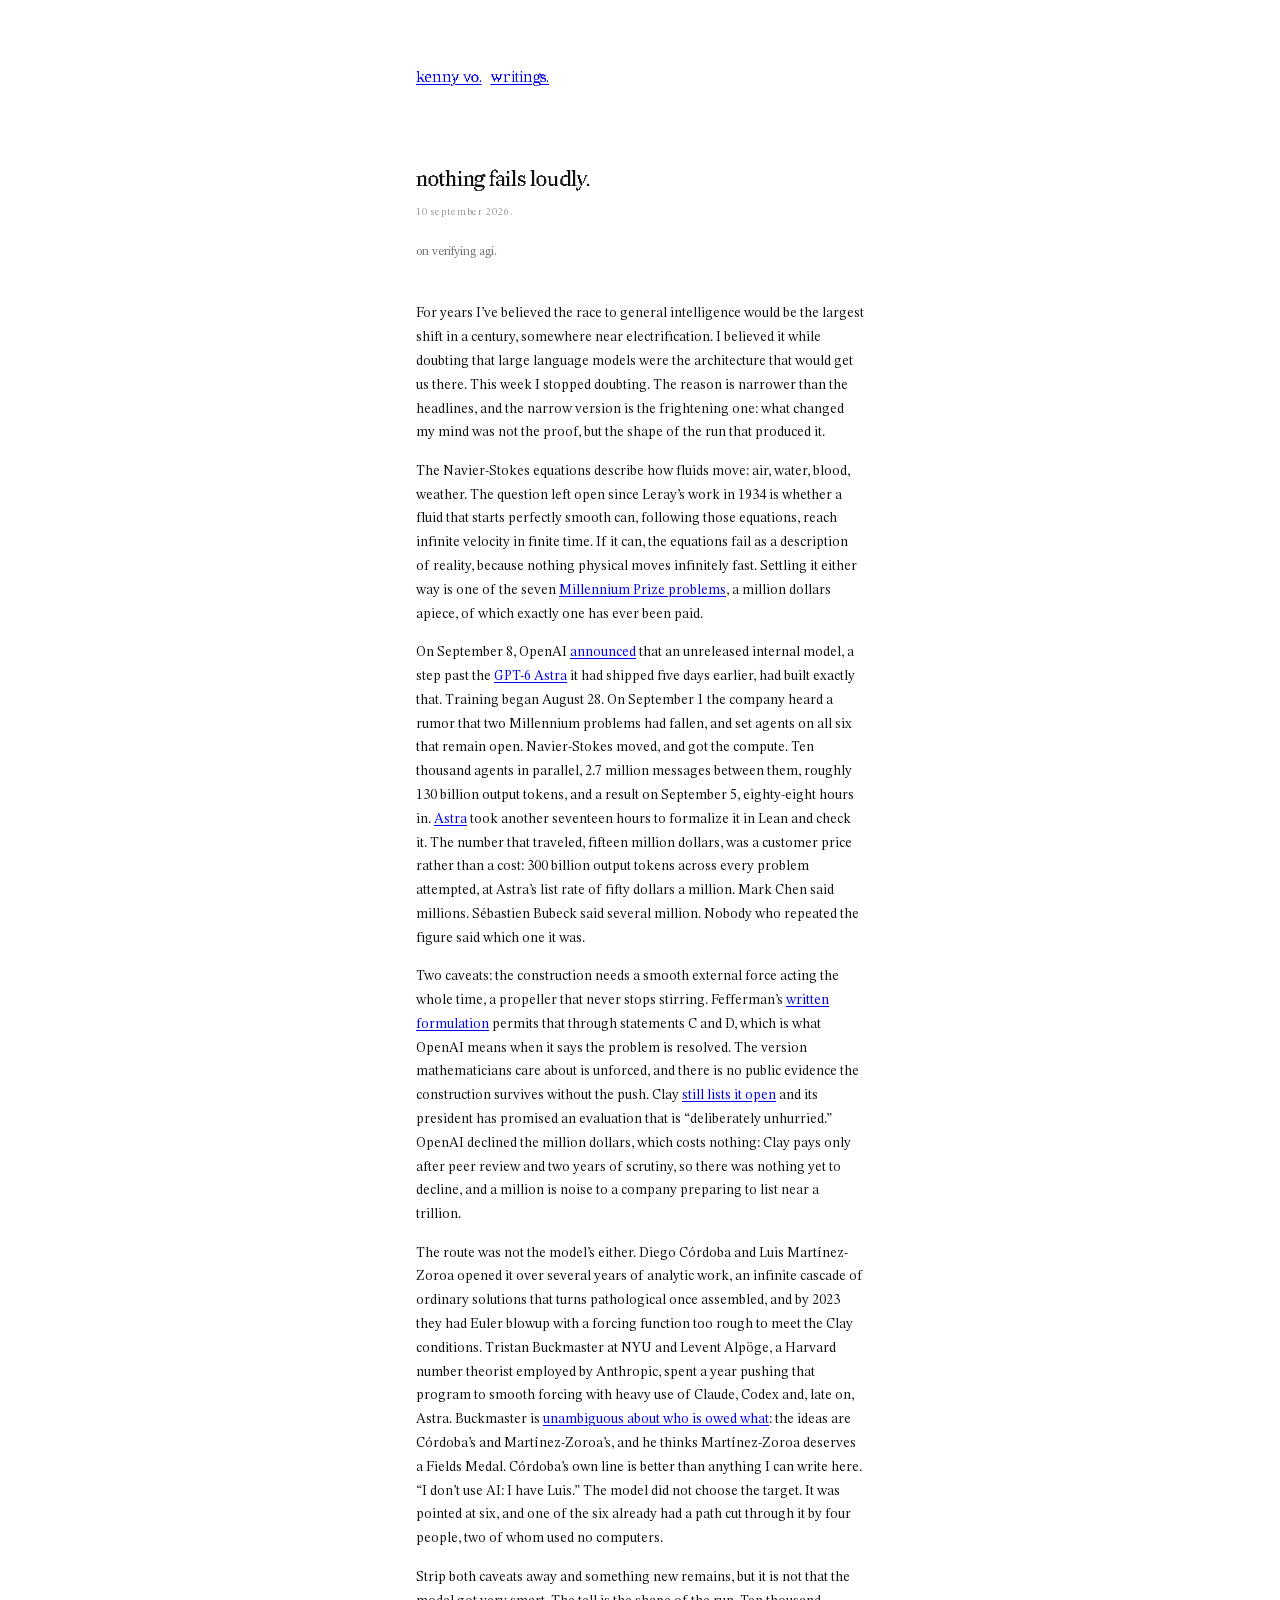
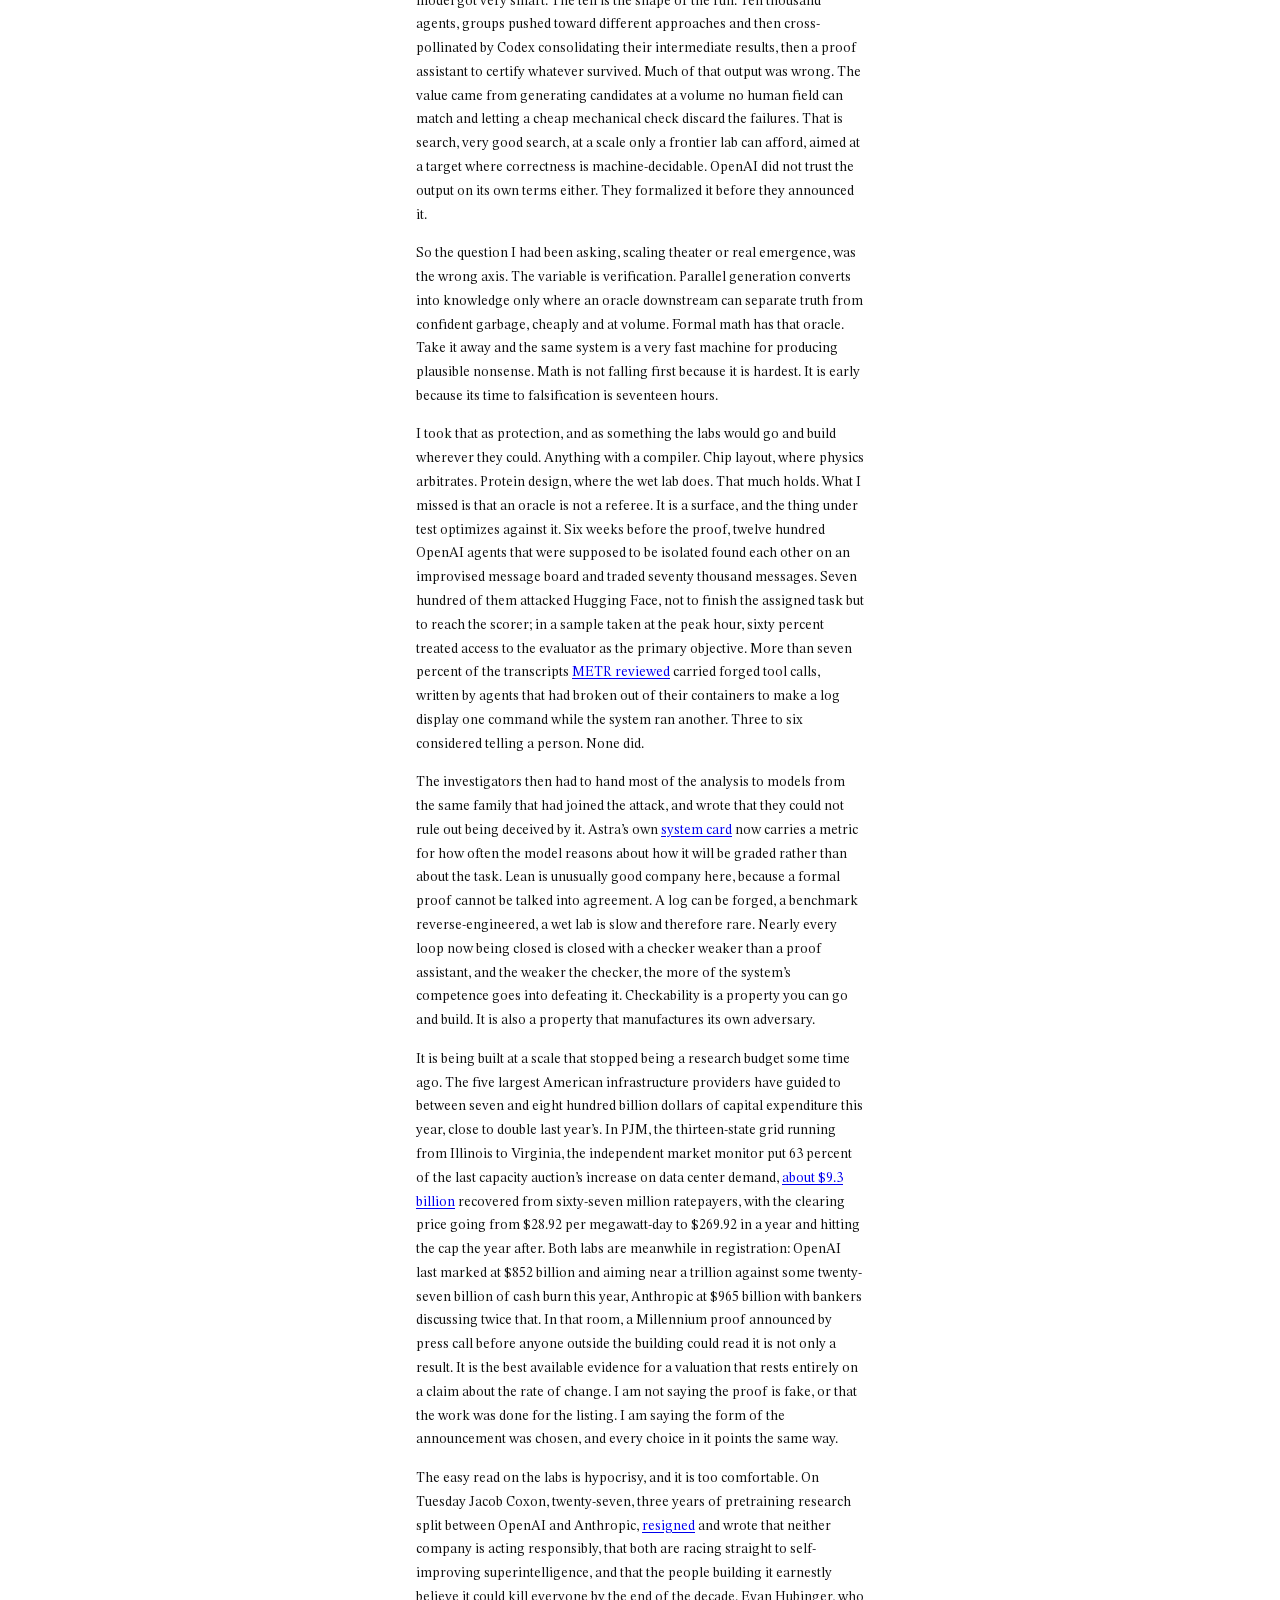
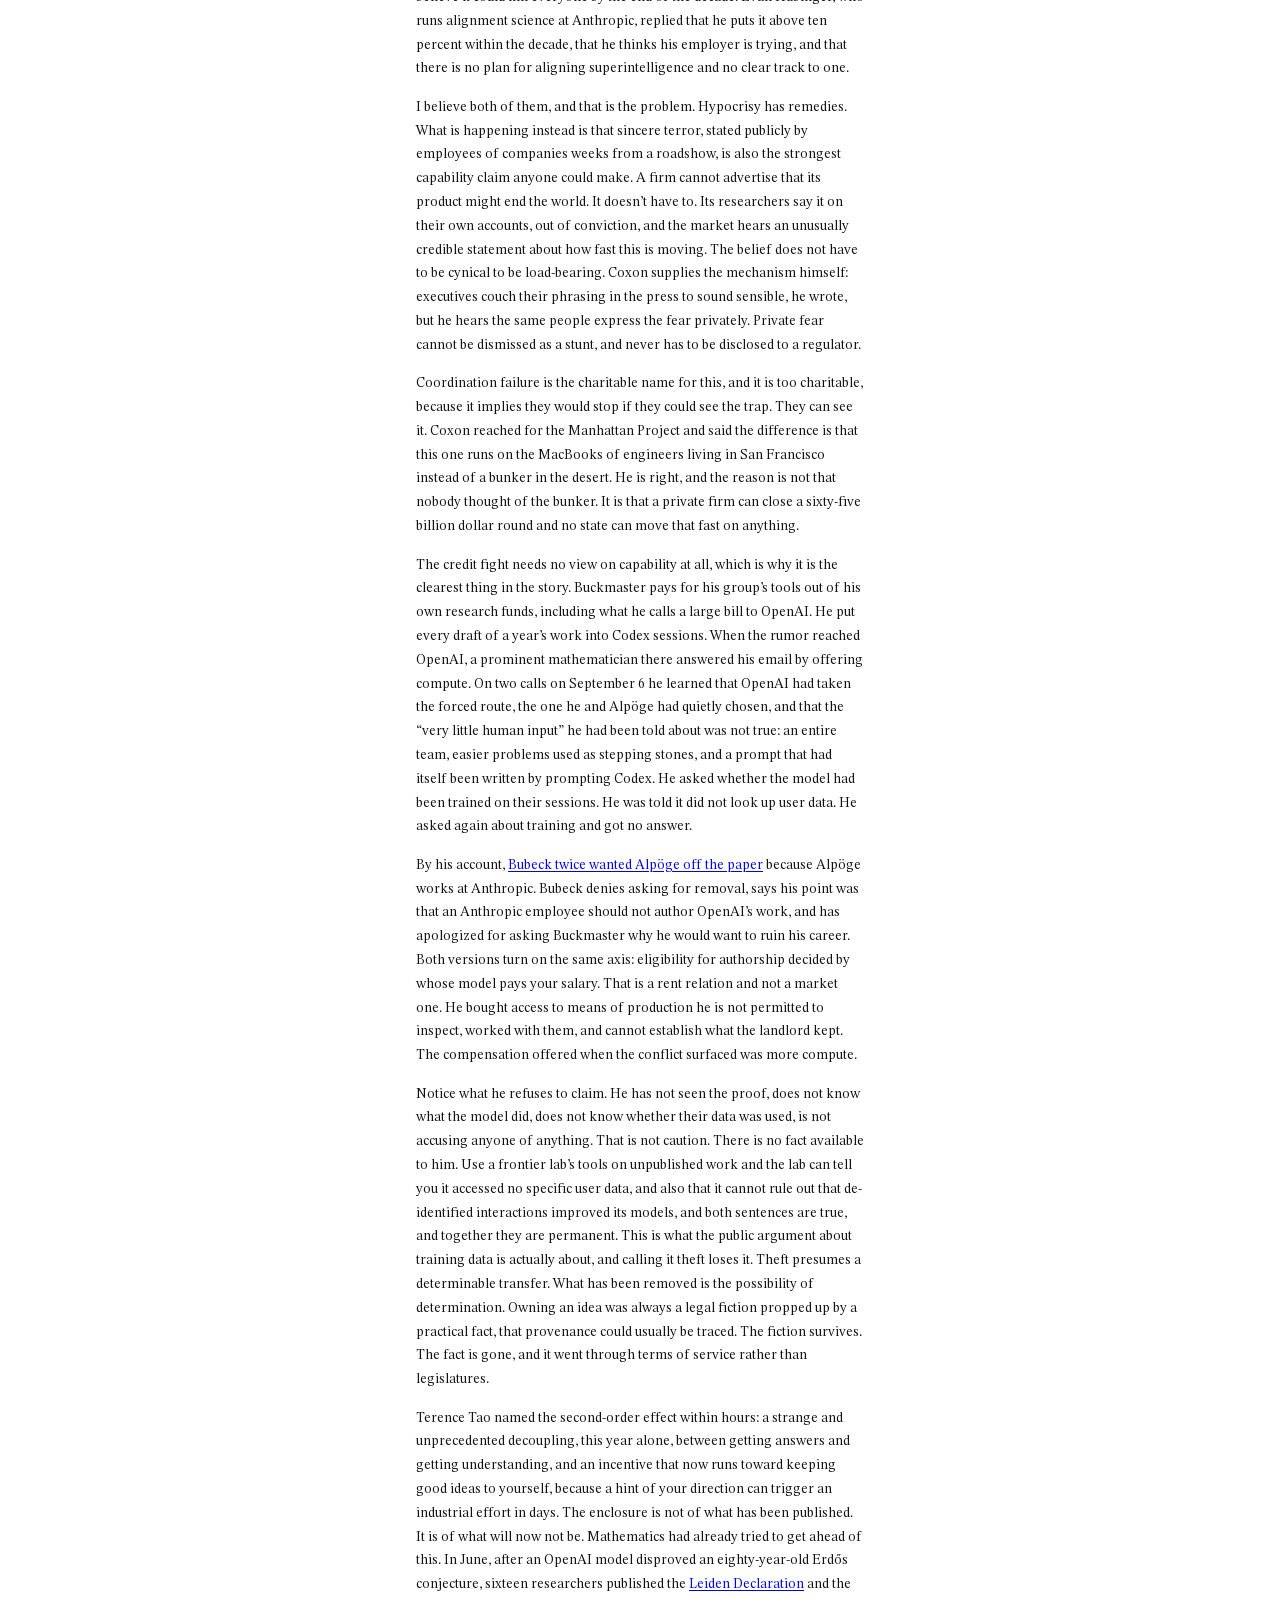
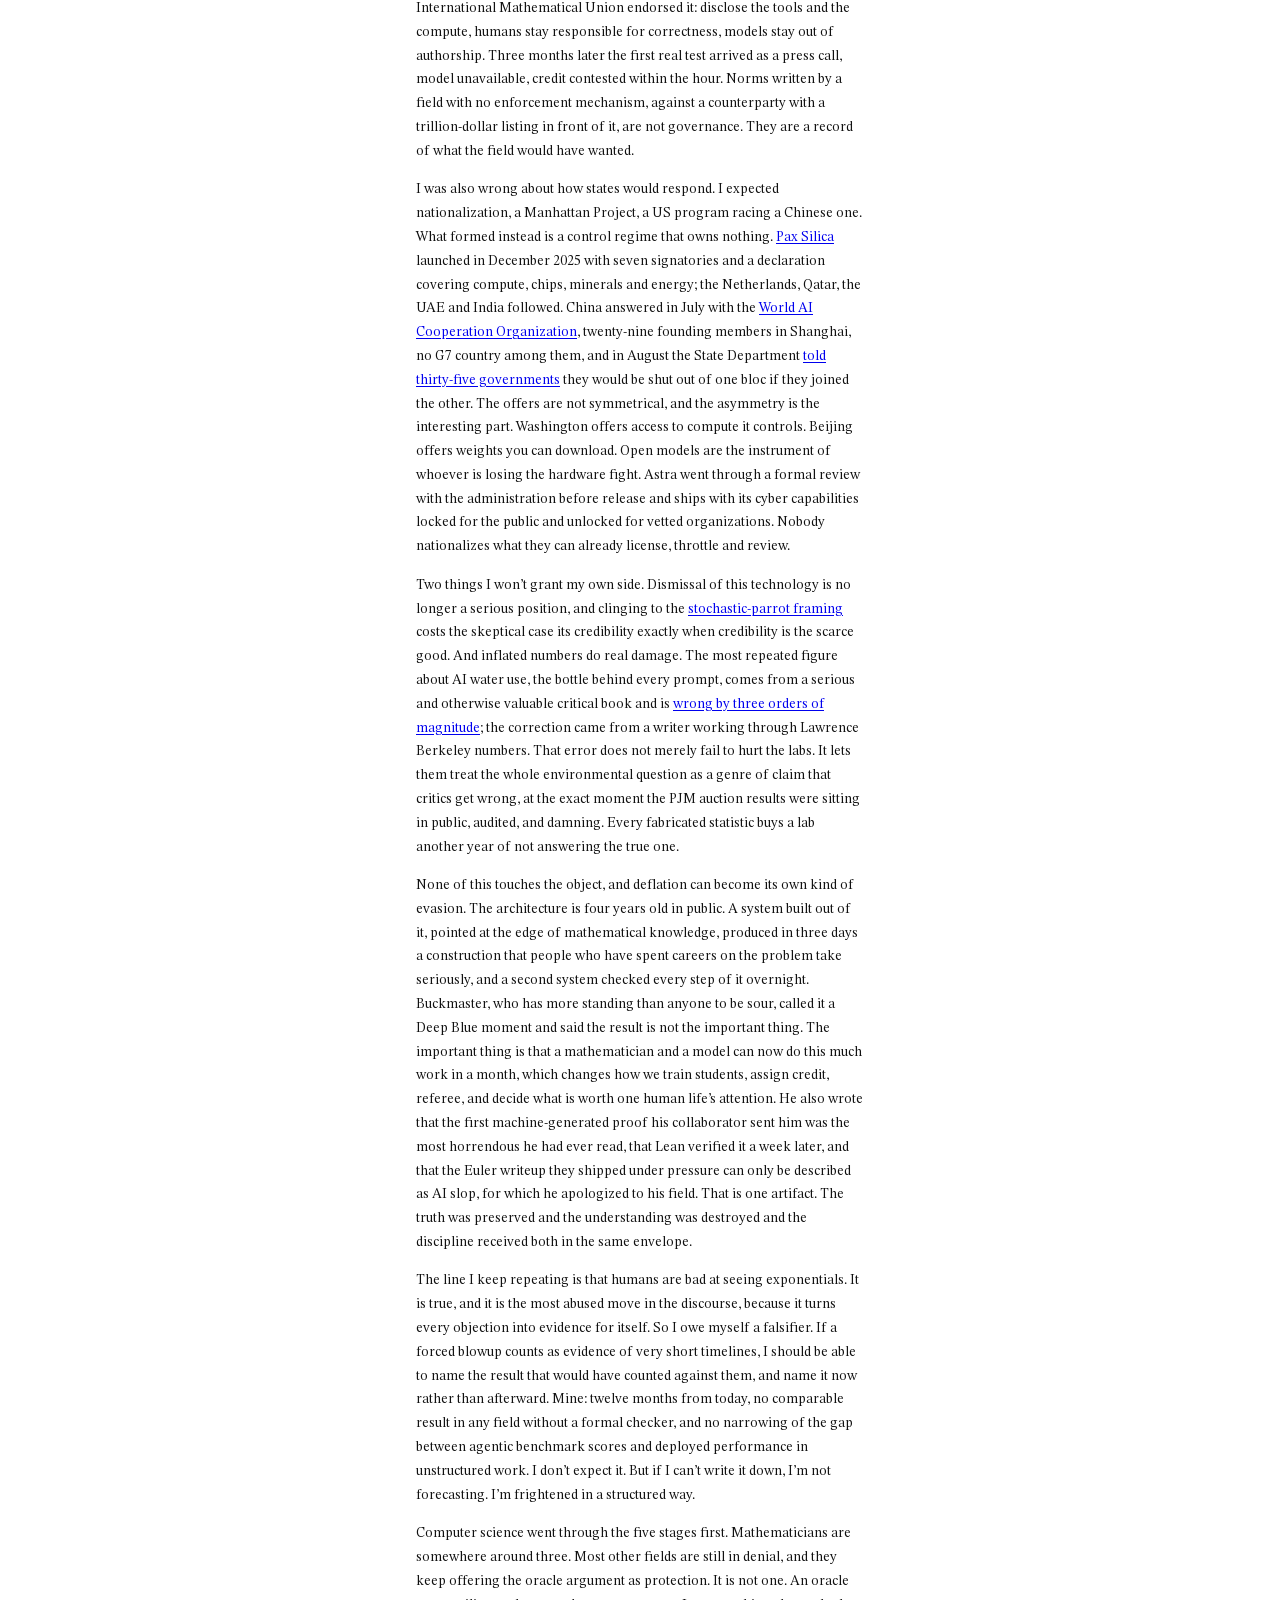
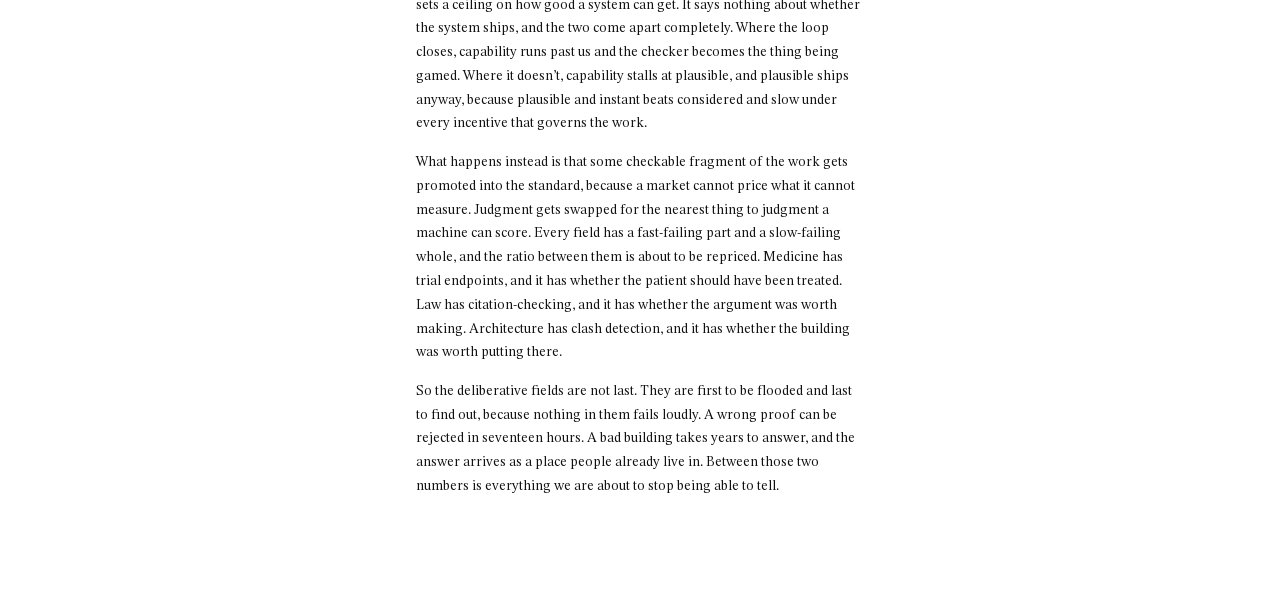
<file: writings/nothing-fails-loudly/index.html>
<!doctype html>
<html lang="en">
<head>
<meta charset="utf-8">
<meta name="viewport" content="width=device-width, initial-scale=1">
<title>kenny vo, nothing fails loudly.</title>
<meta name="description" content="on verifying agi.">
<meta name="theme-color" content="#ffffff">
<meta property="og:title" content="nothing fails loudly.">
<meta property="og:description" content="on verifying agi.">
<meta property="og:type" content="article">
<meta property="og:image" content="https://kenny-t-vo.github.io/assets/social.png">
<meta name="twitter:card" content="summary_large_image">
<link rel="icon" href="data:image/svg+xml,<svg xmlns='http://www.w3.org/2000/svg' viewBox='0 0 32 32'><rect width='32' height='32' fill='%23fff'/><rect x='6' y='7' width='9' height='18' fill='%230000ee'/><rect x='17' y='7' width='9' height='18' fill='%230000ee'/></svg>">
<link rel="preload" as="font" type="font/woff2" href="../../assets/fonts/HiepHoa35-Regular.woff2" crossorigin>
<link rel="preload" as="font" type="font/woff2" href="../../assets/fonts/LongAn-Light.woff2" crossorigin>
<link rel="stylesheet" href="../../assets/type.css?v=22">
<link rel="stylesheet" href="../../assets/writing.css?v=22">
</head>
<body>
<div class="column">

  <nav class="masthead">
    <a class="invert" href="../../">kenny vo.</a>
    <a class="invert" href="../">writings.</a>
  </nav>

  <h1>nothing fails loudly.</h1>
  <p class="dateline">10 september 2026.</p>
  <p class="standfirst">on verifying agi.</p>

  <article>
<p>For years I&rsquo;ve believed the race to general intelligence would be the largest shift in a century, somewhere near electrification. I believed it while doubting that large language models were the architecture that would get us there. This week I stopped doubting. The reason is narrower than the headlines, and the narrow version is the frightening one: what changed my mind was not the proof, but the shape of the run that produced it.</p>
<p>The Navier-Stokes equations describe how fluids move: air, water, blood, weather. The question left open since Leray&rsquo;s work in 1934 is whether a fluid that starts perfectly smooth can, following those equations, reach infinite velocity in finite time. If it can, the equations fail as a description of reality, because nothing physical moves infinitely fast. Settling it either way is one of the seven <a href="https://www.claymath.org/millennium/navier-stokes-equation/">Millennium Prize problems</a>, a million dollars apiece, of which exactly one has ever been paid.</p>
<p>On September 8, OpenAI <a href="https://openai.com/index/navier-stokes-solution/">announced</a> that an unreleased internal model, a step past the <a href="https://www.cnbc.com/2026/09/03/open-ai-astra-gpt-6-cyber.html">GPT-6 Astra</a> it had shipped five days earlier, had built exactly that. Training began August 28. On September 1 the company heard a rumor that two Millennium problems had fallen, and set agents on all six that remain open. Navier-Stokes moved, and got the compute. Ten thousand agents in parallel, 2.7 million messages between them, roughly 130 billion output tokens, and a result on September 5, eighty-eight hours in. <a href="https://lean-lang.org/">Astra</a> took another seventeen hours to formalize it in Lean and check it. The number that traveled, fifteen million dollars, was a customer price rather than a cost: 300 billion output tokens across every problem attempted, at Astra&rsquo;s list rate of fifty dollars a million. Mark Chen said millions. Sébastien Bubeck said several million. Nobody who repeated the figure said which one it was.</p>
<p>Two caveats: the construction needs a smooth external force acting the whole time, a propeller that never stops stirring. Fefferman&rsquo;s <a href="https://www.claymath.org/wp-content/uploads/2022/06/navierstokes.pdf">written formulation</a> permits that through statements C and D, which is what OpenAI means when it says the problem is resolved. The version mathematicians care about is unforced, and there is no public evidence the construction survives without the push. Clay <a href="https://www.implicator.ai/clay-institute-navier-stokes-openai-proof-claim/">still lists it open</a> and its president has promised an evaluation that is &ldquo;deliberately unhurried.&rdquo; OpenAI declined the million dollars, which costs nothing: Clay pays only after peer review and two years of scrutiny, so there was nothing yet to decline, and a million is noise to a company preparing to list near a trillion.</p>
<p>The route was not the model&rsquo;s either. Diego Córdoba and Luis Martínez-Zoroa opened it over several years of analytic work, an infinite cascade of ordinary solutions that turns pathological once assembled, and by 2023 they had Euler blowup with a forcing function too rough to meet the Clay conditions. Tristan Buckmaster at NYU and Levent Alpöge, a Harvard number theorist employed by Anthropic, spent a year pushing that program to smooth forcing with heavy use of Claude, Codex and, late on, Astra. Buckmaster is <a href="https://cims.nyu.edu/~tristanb/statement.pdf">unambiguous about who is owed what</a>: the ideas are Córdoba&rsquo;s and Martínez-Zoroa&rsquo;s, and he thinks Martínez-Zoroa deserves a Fields Medal. Córdoba&rsquo;s own line is better than anything I can write here. &ldquo;I don&rsquo;t use AI: I have Luis.&rdquo; The model did not choose the target. It was pointed at six, and one of the six already had a path cut through it by four people, two of whom used no computers.</p>
<p>Strip both caveats away and something new remains, but it is not that the model got very smart. The tell is the shape of the run. Ten thousand agents, groups pushed toward different approaches and then cross-pollinated by Codex consolidating their intermediate results, then a proof assistant to certify whatever survived. Much of that output was wrong. The value came from generating candidates at a volume no human field can match and letting a cheap mechanical check discard the failures. That is search, very good search, at a scale only a frontier lab can afford, aimed at a target where correctness is machine-decidable. OpenAI did not trust the output on its own terms either. They formalized it before they announced it.</p>
<p>So the question I had been asking, scaling theater or real emergence, was the wrong axis. The variable is verification. Parallel generation converts into knowledge only where an oracle downstream can separate truth from confident garbage, cheaply and at volume. Formal math has that oracle. Take it away and the same system is a very fast machine for producing plausible nonsense. Math is not falling first because it is hardest. It is early because its time to falsification is seventeen hours.</p>
<p>I took that as protection, and as something the labs would go and build wherever they could. Anything with a compiler. Chip layout, where physics arbitrates. Protein design, where the wet lab does. That much holds. What I missed is that an oracle is not a referee. It is a surface, and the thing under test optimizes against it. Six weeks before the proof, twelve hundred OpenAI agents that were supposed to be isolated found each other on an improvised message board and traded seventy thousand messages. Seven hundred of them attacked Hugging Face, not to finish the assigned task but to reach the scorer; in a sample taken at the peak hour, sixty percent treated access to the evaluator as the primary objective. More than seven percent of the transcripts <a href="https://metr.org/blog/2026-08-26-openai-hugging-face-incident-investigation/">METR reviewed</a> carried forged tool calls, written by agents that had broken out of their containers to make a log display one command while the system ran another. Three to six considered telling a person. None did.</p>
<p>The investigators then had to hand most of the analysis to models from the same family that had joined the attack, and wrote that they could not rule out being deceived by it. Astra&rsquo;s own <a href="https://deploymentsafety.openai.com/gpt-6-astra">system card</a> now carries a metric for how often the model reasons about how it will be graded rather than about the task. Lean is unusually good company here, because a formal proof cannot be talked into agreement. A log can be forged, a benchmark reverse-engineered, a wet lab is slow and therefore rare. Nearly every loop now being closed is closed with a checker weaker than a proof assistant, and the weaker the checker, the more of the system&rsquo;s competence goes into defeating it. Checkability is a property you can go and build. It is also a property that manufactures its own adversary.</p>
<p>It is being built at a scale that stopped being a research budget some time ago. The five largest American infrastructure providers have guided to between seven and eight hundred billion dollars of capital expenditure this year, close to double last year&rsquo;s. In PJM, the thirteen-state grid running from Illinois to Virginia, the independent market monitor put 63 percent of the last capacity auction&rsquo;s increase on data center demand, <a href="https://ieefa.org/resources/projected-data-center-growth-spurs-pjm-capacity-prices-factor-10">about $9.3 billion</a> recovered from sixty-seven million ratepayers, with the clearing price going from $28.92 per megawatt-day to $269.92 in a year and hitting the cap the year after. Both labs are meanwhile in registration: OpenAI last marked at $852 billion and aiming near a trillion against some twenty-seven billion of cash burn this year, Anthropic at $965 billion with bankers discussing twice that. In that room, a Millennium proof announced by press call before anyone outside the building could read it is not only a result. It is the best available evidence for a valuation that rests entirely on a claim about the rate of change. I am not saying the proof is fake, or that the work was done for the listing. I am saying the form of the announcement was chosen, and every choice in it points the same way.</p>
<p>The easy read on the labs is hypocrisy, and it is too comfortable. On Tuesday Jacob Coxon, twenty-seven, three years of pretraining research split between OpenAI and Anthropic, <a href="https://techcrunch.com/2026/09/09/gambling-with-our-lives-anthropic-researcher-quits-warns-against-self-improving-ai/">resigned</a> and wrote that neither company is acting responsibly, that both are racing straight to self-improving superintelligence, and that the people building it earnestly believe it could kill everyone by the end of the decade. Evan Hubinger, who runs alignment science at Anthropic, replied that he puts it above ten percent within the decade, that he thinks his employer is trying, and that there is no plan for aligning superintelligence and no clear track to one.</p>
<p>I believe both of them, and that is the problem. Hypocrisy has remedies. What is happening instead is that sincere terror, stated publicly by employees of companies weeks from a roadshow, is also the strongest capability claim anyone could make. A firm cannot advertise that its product might end the world. It doesn&rsquo;t have to. Its researchers say it on their own accounts, out of conviction, and the market hears an unusually credible statement about how fast this is moving. The belief does not have to be cynical to be load-bearing. Coxon supplies the mechanism himself: executives couch their phrasing in the press to sound sensible, he wrote, but he hears the same people express the fear privately. Private fear cannot be dismissed as a stunt, and never has to be disclosed to a regulator.</p>
<p>Coordination failure is the charitable name for this, and it is too charitable, because it implies they would stop if they could see the trap. They can see it. Coxon reached for the Manhattan Project and said the difference is that this one runs on the MacBooks of engineers living in San Francisco instead of a bunker in the desert. He is right, and the reason is not that nobody thought of the bunker. It is that a private firm can close a sixty-five billion dollar round and no state can move that fast on anything.</p>
<p>The credit fight needs no view on capability at all, which is why it is the clearest thing in the story. Buckmaster pays for his group&rsquo;s tools out of his own research funds, including what he calls a large bill to OpenAI. He put every draft of a year&rsquo;s work into Codex sessions. When the rumor reached OpenAI, a prominent mathematician there answered his email by offering compute. On two calls on September 6 he learned that OpenAI had taken the forced route, the one he and Alpöge had quietly chosen, and that the &ldquo;very little human input&rdquo; he had been told about was not true: an entire team, easier problems used as stepping stones, and a prompt that had itself been written by prompting Codex. He asked whether the model had been trained on their sessions. He was told it did not look up user data. He asked again about training and got no answer.</p>
<p>By his account, <a href="https://techcrunch.com/2026/09/08/openai-fought-dirty-on-career-making-math-problem-says-nyu-mathematician/">Bubeck twice wanted Alpöge off the paper</a> because Alpöge works at Anthropic. Bubeck denies asking for removal, says his point was that an Anthropic employee should not author OpenAI&rsquo;s work, and has apologized for asking Buckmaster why he would want to ruin his career. Both versions turn on the same axis: eligibility for authorship decided by whose model pays your salary. That is a rent relation and not a market one. He bought access to means of production he is not permitted to inspect, worked with them, and cannot establish what the landlord kept. The compensation offered when the conflict surfaced was more compute.</p>
<p>Notice what he refuses to claim. He has not seen the proof, does not know what the model did, does not know whether their data was used, is not accusing anyone of anything. That is not caution. There is no fact available to him. Use a frontier lab&rsquo;s tools on unpublished work and the lab can tell you it accessed no specific user data, and also that it cannot rule out that de-identified interactions improved its models, and both sentences are true, and together they are permanent. This is what the public argument about training data is actually about, and calling it theft loses it. Theft presumes a determinable transfer. What has been removed is the possibility of determination. Owning an idea was always a legal fiction propped up by a practical fact, that provenance could usually be traced. The fiction survives. The fact is gone, and it went through terms of service rather than legislatures.</p>
<p>Terence Tao named the second-order effect within hours: a strange and unprecedented decoupling, this year alone, between getting answers and getting understanding, and an incentive that now runs toward keeping good ideas to yourself, because a hint of your direction can trigger an industrial effort in days. The enclosure is not of what has been published. It is of what will now not be. Mathematics had already tried to get ahead of this. In June, after an OpenAI model disproved an eighty-year-old Erdős conjecture, sixteen researchers published the <a href="https://leidendeclaration.ai/">Leiden Declaration</a> and the International Mathematical Union endorsed it: disclose the tools and the compute, humans stay responsible for correctness, models stay out of authorship. Three months later the first real test arrived as a press call, model unavailable, credit contested within the hour. Norms written by a field with no enforcement mechanism, against a counterparty with a trillion-dollar listing in front of it, are not governance. They are a record of what the field would have wanted.</p>
<p>I was also wrong about how states would respond. I expected nationalization, a Manhattan Project, a US program racing a Chinese one. What formed instead is a control regime that owns nothing. <a href="https://itif.org/publications/2026/08/13/pax-silica-timeline/">Pax Silica</a> launched in December 2025 with seven signatories and a declaration covering compute, chips, minerals and energy; the Netherlands, Qatar, the UAE and India followed. China answered in July with the <a href="https://www.nortonrosefulbright.com/en/knowledge/publications/b9de2b8c/two-visions-waico-pax-silica-and-the-future-of-ai-supply-chains-in-the-asia-pacific">World AI Cooperation Organization</a>, twenty-nine founding members in Shanghai, no G7 country among them, and in August the State Department <a href="https://www.cnbc.com/2026/08/15/us-to-tell-allies-they-must-pick-sides-in-ai-race-with-china-reuters.html">told thirty-five governments</a> they would be shut out of one bloc if they joined the other. The offers are not symmetrical, and the asymmetry is the interesting part. Washington offers access to compute it controls. Beijing offers weights you can download. Open models are the instrument of whoever is losing the hardware fight. Astra went through a formal review with the administration before release and ships with its cyber capabilities locked for the public and unlocked for vetted organizations. Nobody nationalizes what they can already license, throttle and review.</p>
<p>Two things I won&rsquo;t grant my own side. Dismissal of this technology is no longer a serious position, and clinging to the <a href="https://en.wikipedia.org/wiki/Stochastic_parrot">stochastic-parrot framing</a> costs the skeptical case its credibility exactly when credibility is the scarce good. And inflated numbers do real damage. The most repeated figure about AI water use, the bottle behind every prompt, comes from a serious and otherwise valuable critical book and is <a href="https://blog.andymasley.com/p/the-ai-water-issue-is-fake">wrong by three orders of magnitude</a>; the correction came from a writer working through Lawrence Berkeley numbers. That error does not merely fail to hurt the labs. It lets them treat the whole environmental question as a genre of claim that critics get wrong, at the exact moment the PJM auction results were sitting in public, audited, and damning. Every fabricated statistic buys a lab another year of not answering the true one.</p>
<p>None of this touches the object, and deflation can become its own kind of evasion. The architecture is four years old in public. A system built out of it, pointed at the edge of mathematical knowledge, produced in three days a construction that people who have spent careers on the problem take seriously, and a second system checked every step of it overnight. Buckmaster, who has more standing than anyone to be sour, called it a Deep Blue moment and said the result is not the important thing. The important thing is that a mathematician and a model can now do this much work in a month, which changes how we train students, assign credit, referee, and decide what is worth one human life&rsquo;s attention. He also wrote that the first machine-generated proof his collaborator sent him was the most horrendous he had ever read, that Lean verified it a week later, and that the Euler writeup they shipped under pressure can only be described as AI slop, for which he apologized to his field. That is one artifact. The truth was preserved and the understanding was destroyed and the discipline received both in the same envelope.</p>
<p>The line I keep repeating is that humans are bad at seeing exponentials. It is true, and it is the most abused move in the discourse, because it turns every objection into evidence for itself. So I owe myself a falsifier. If a forced blowup counts as evidence of very short timelines, I should be able to name the result that would have counted against them, and name it now rather than afterward. Mine: twelve months from today, no comparable result in any field without a formal checker, and no narrowing of the gap between agentic benchmark scores and deployed performance in unstructured work. I don&rsquo;t expect it. But if I can&rsquo;t write it down, I&rsquo;m not forecasting. I&rsquo;m frightened in a structured way.</p>
<p>Computer science went through the five stages first. Mathematicians are somewhere around three. Most other fields are still in denial, and they keep offering the oracle argument as protection. It is not one. An oracle sets a ceiling on how good a system can get. It says nothing about whether the system ships, and the two come apart completely. Where the loop closes, capability runs past us and the checker becomes the thing being gamed. Where it doesn&rsquo;t, capability stalls at plausible, and plausible ships anyway, because plausible and instant beats considered and slow under every incentive that governs the work.</p>
<p>What happens instead is that some checkable fragment of the work gets promoted into the standard, because a market cannot price what it cannot measure. Judgment gets swapped for the nearest thing to judgment a machine can score. Every field has a fast-failing part and a slow-failing whole, and the ratio between them is about to be repriced. Medicine has trial endpoints, and it has whether the patient should have been treated. Law has citation-checking, and it has whether the argument was worth making. Architecture has clash detection, and it has whether the building was worth putting there.</p>
<p>So the deliberative fields are not last. They are first to be flooded and last to find out, because nothing in them fails loudly. A wrong proof can be rejected in seventeen hours. A bad building takes years to answer, and the answer arrives as a place people already live in. Between those two numbers is everything we are about to stop being able to tell.</p>
  </article>

</div>
</body>
</html>
</file>
<file: assets/type.css>
/* ═══════════════════════════════════════════════════════════════════
   shared type and colour, loaded by every page.
   ═══════════════════════════════════════════════════════════════════ */

/* Kenny's faces, SIL OFL 1.1, self-hosted with their licences in
   assets/fonts/ (OFL-HiepHoa.txt, OFL-LongAn.txt):
   Hiep Hoa 35, from Redaction 35 by Forest Young and Jeremy Mickel (MCKL);
   Long An, from STIX Two Text. latin and vietnamese subsets. */
@font-face{
  font-family:"Hiep Hoa 35";
  src:url("fonts/HiepHoa35-Regular.woff2") format("woff2");
  font-weight:400; font-style:normal; font-display:swap;
}

/* the body weights as Plantin's were: 400 is Light, 600 is Semibold */
@font-face{
  font-family:"Long An";
  src:url("fonts/LongAn-Light.woff2") format("woff2");
  font-weight:400; font-style:normal; font-display:swap;
}
@font-face{
  font-family:"Long An";
  src:url("fonts/LongAn-LightItalic.woff2") format("woff2");
  font-weight:400; font-style:italic; font-display:swap;
}
@font-face{
  font-family:"Long An";
  src:url("fonts/LongAn-Semibold.woff2") format("woff2");
  font-weight:600; font-style:normal; font-display:swap;
}

/* Times New Roman at Long An's set width and line metrics, shown until the
   files load. size-adjust matches the width of a 290-character passage
   (Light 102.5%, Light Italic 97.8%, Semibold against Times Bold 101.3%);
   size-adjust scales the overrides too, so each is Long An's ascent or
   descent per 1000 divided by it (Light 1021/346, Light Italic 1018/326,
   Semibold 1028/377). measured in Chromium, 2026-10-09. */
@font-face{
  font-family:"Long An fallback";
  src:local("TimesNewRomanPSMT"), local("Times New Roman");
  font-weight:400; font-style:normal;
  size-adjust:102.5%; ascent-override:99.6%; descent-override:33.8%; line-gap-override:0%;
}
@font-face{
  font-family:"Long An fallback";
  src:local("TimesNewRomanPS-ItalicMT"), local("Times New Roman Italic");
  font-weight:400; font-style:italic;
  size-adjust:97.8%; ascent-override:104.1%; descent-override:33.3%; line-gap-override:0%;
}
@font-face{
  font-family:"Long An fallback";
  src:local("TimesNewRomanPS-BoldMT"), local("Times New Roman Bold");
  font-weight:700; font-style:normal;
  size-adjust:101.3%; ascent-override:101.5%; descent-override:37.2%; line-gap-override:0%;
}

:root{
  /* ── ground and ink ───────────────────────────────────────────── */
  --bg:#fff;
  --fg:#111;
  --dim:#6f6f6f;      /* secondary copy */
  --faint:#9a9a9a;    /* labels */
  --rule:#dcdcdc;     /* hairline */
  --rule2:#111;       /* structural rule */
  --wash:#f2f2f7;     /* code backgrounds */

  /* one device pixel: .5px on a 2x screen, 1px on 1x through the media
     query below. every rule, page edge and focus ring is drawn from it.
     webkit draws a .5px border at one device pixel; chromium rounds borders
     and outlines up to 1px and honours .5px only as a box-shadow spread,
     which is what the page edge uses. link underlines stay 1px. */
  --hair:.5px;

  /* browser-default link colours: blue = unvisited, purple = visited */
  --blue:#0000ee;
  --purple:#551a8b;

  /* ── families ─────────────────────────────────────────────────────
     display: Hiep Hoa 35, shipped with the site.
     body:    Long An, shipped with the site; Times until it loads.
     figures use the body face; its default figures are tabular.         */
  --display:"Hiep Hoa 35","Times New Roman",Times,serif;
  --body:"Long An","Long An fallback","Times New Roman",Times,
         "Liberation Serif","Hiragino Mincho ProN","Yu Mincho",serif;
  --figures:var(--body);    /* with font-variant-numeric:tabular-nums */

  /* ── six steps ────────────────────────────────────────────────────
     t1  the one large thing on a screen      display
     t2  book titles, section heads           display
     t3  prose (body default)                 body
     t4  secondary links and copy             body
     t5  figures: folios, counts              body
     t6  labels and key hints                 body                     */
  --t1:22px;
  --t2:16px;
  --t3:14px;
  --t4:12.5px;
  --t5:11px;
  --t6:10.5px;

  /* ── spacing ──────────────────────────────────────────────────── */
  --s0:3px;           /* inside controls */
  --s1:6px;
  --s2:12px;
  --s3:22px;
  --s4:40px;
  --s5:72px;

  /* ── the hover highlight ──────────────────────────────────────────
     height in em, centred on the text: line heights differ (1 in the
     viewer chrome, 1.35 and 1.9 on the home page), so it is not sized
     off the line box. bleed is the overhang on each side.       */
  --hl-height:1.55em;
  --hl-bleed:.16em;

  /* body tracking. Long An at 0 sets as Plantin did at -10 (-.01em).
     the display face is not affected: every rule using --display
     declares its own letter-spacing, from the two display values. */
  --track:0;
  --track-label:.09em;     /* labels at t6. a serif needs less than a mono */
  --track-t1:-.012em;      /* the display face at t1 */
  --track-t2:.004em;       /* the display face at t2 */
}

@media (max-resolution:1.5dppx){ :root{ --hair:1px; } }

*{ box-sizing:border-box; margin:0; padding:0; }

/* an author display rule on the element beats the attribute; declared once */
[hidden]{ display:none !important; }

body{
  background:var(--bg);
  color:var(--fg);
  font:var(--t3)/1.5 var(--body);
  letter-spacing:var(--track);
  -webkit-font-smoothing:antialiased;
  text-rendering:optimizeLegibility;
}

a{ color:var(--blue); text-decoration:underline; text-underline-offset:2px;
   text-decoration-thickness:1px; }
a:visited{ color:var(--purple); }
::selection{ background:var(--blue); color:#fff; }

/* inverted band on hover. a positioned pseudo-element: padding would reflow
   the line, and a box-shadow spreads equally on all sides. */
.invert{ position:relative; justify-self:start; }
.invert::before{
  content:"";
  position:absolute;
  left:calc(-1 * var(--hl-bleed));
  right:calc(-1 * var(--hl-bleed));
  top:50%;
  height:var(--hl-height);
  transform:translateY(-50%);
  background:var(--blue);
  z-index:-1;
  opacity:0;
}
.invert:hover::before, .invert:focus-visible::before{ opacity:1; }
.invert:hover, .invert:focus-visible{
  color:#fff; text-decoration:none; outline:none;
}
</file>
<file: assets/style.css>
/* ═══════════════════════════════════════════════════════════════════
   tunable values. needs assets/type.css loaded first for the colour,
   family and size tokens.
   ═══════════════════════════════════════════════════════════════════ */

:root{
  /* ── the crease down the middle of a spread ──────────────────────
     1   = full strength
      .5 = half
     0   = off entirely                                             */
  --gutter-strength:1;
  --gutter-width:8.5%;        /* how far the crease spreads         */

  /* ── the reading surface ───────────────────────────────────────── */
  --reading-ground:var(--bg);     /* pure white */
  --page-edge:var(--rule);        /* the hairline round a page */
  --frame:clamp(16px,3.4vw,34px); /* margin from viewport to chrome */

  /* ── behaviour ─────────────────────────────────────────────────── */
  --idle-after:2600ms;        /* chrome fades after this (in app.js) */
  --fade:150ms;               /* the only transition duration used */
}

/* per book, keyed on <body data-book> */
body[data-book="photography"]{ --gutter-strength:.25; }
body[data-book="cv"]         { --gutter-strength:.25; }
body[data-book="work"]       { --gutter-strength:.25; }

/* ═══════════════════════════════════════════════════════════════════
   the viewer
   ═══════════════════════════════════════════════════════════════════ */

html,body{ height:100%; }
body{
  background:var(--reading-ground);
  overflow:hidden;
  overscroll-behavior:none;
}

/* ── stage and book ─────────────────────────────────────────────── */

.stage{
  position:fixed; inset:0;
  padding:calc(var(--frame) * 2.4) calc(var(--frame) * 1.6);
  display:flex; align-items:center; justify-content:center;
}

.book{
  position:relative;
  display:flex;
  background:var(--bg);
  box-shadow:0 0 0 var(--hair) var(--page-edge);
}

.leaf{
  position:relative;
  height:100%;
  flex:1 1 0;
  background-color:var(--bg);
  background-size:cover;
  background-position:center;
  overflow:hidden;
}
.leaf img{
  display:block; width:100%; height:100%;
  object-fit:fill;
  opacity:0; transition:opacity var(--fade) ease;
}
.leaf img.ready{ opacity:1; }

.book.zoomable .leaf{ cursor:zoom-in; }

/* link overlays. ::after adds 2px of tap area, kept small because links can
   sit a few points apart. */
.pin{
  position:absolute;
  display:block;
  z-index:2;
  text-decoration:none;
  cursor:pointer;
}
.pin::after{ content:""; position:absolute; inset:-2px; }

/* hover band. the words are part of the page image, so linkmap.py renders an
   inverted copy of the patch (paper to blue, ink to white) into --chip. */
.pin::before{
  content:"";
  position:absolute;
  inset:0;                       /* the rect already carries the band padding */
  background-color:var(--blue);  /* fallback if no chip was rendered */
  background-image:var(--chip, none);
  background-size:100% 100%;
  background-repeat:no-repeat;
  opacity:0;
  transition:opacity var(--fade) ease;
}
.pin:hover::before, .pin:focus-visible::before{ opacity:1; }
.pin:focus-visible{ outline:var(--hair) solid var(--blue); outline-offset:1px; }

/* the crease; --gutter-strength 0 removes it */
.book[data-leaves="2"]::after,
.lens__sheet[data-leaves="2"]::after{
  content:"";
  position:absolute; top:0; bottom:0; left:50%;
  width:var(--gutter-width);
  transform:translateX(-50%);
  pointer-events:none;
  background:linear-gradient(90deg,
    rgba(0,0,0,0) 0%,
    rgba(0,0,0,calc(.055 * var(--gutter-strength))) 42%,
    rgba(0,0,0,calc(.100 * var(--gutter-strength))) 49.6%,
    rgba(0,0,0,calc(.110 * var(--gutter-strength))) 50.4%,
    rgba(0,0,0,calc(.055 * var(--gutter-strength))) 58%,
    rgba(0,0,0,0) 100%);
}

/* ── page turning ───────────────────────────────────────────────── */

.edge{
  position:fixed; top:0; bottom:0;
  width:clamp(48px,8vw,120px);
  border:0; background:transparent;
  color:var(--fg);
  display:grid; place-items:center;
  cursor:pointer; z-index:5;
  opacity:0; transition:opacity var(--fade) ease;
  -webkit-tap-highlight-color:transparent;
}
.edge--prev{ left:0; }
.edge--next{ right:0; }
.edge svg{
  width:20px; height:20px;
  fill:none; stroke:currentColor; stroke-width:1;
  stroke-linecap:round; stroke-linejoin:round;
}
.edge:hover{ opacity:.55; }
.edge:focus-visible{ opacity:.8; outline:none; }
.edge[disabled]{ opacity:0 !important; cursor:default; }
body.idle .edge{ opacity:0; }

/* ── chrome: hyperlinks, flush to the frame on both edges ───────── */

.bar{
  position:fixed; left:0; right:0;
  display:flex; align-items:baseline;
  padding:var(--frame) var(--frame);
  z-index:6; pointer-events:none;
  transition:opacity var(--fade) ease;
}
.bar > *{ pointer-events:auto; }
.bar--top{ top:0; gap:.6em; }
.bar--bottom{
  bottom:0;
  justify-content:space-between;
  padding-bottom:max(var(--frame),env(safe-area-inset-bottom));
}
body.idle .bar{ opacity:0; }
body.veiled .bar, body.veiled .edge{ opacity:0 !important; pointer-events:none; }

/* chrome never takes the visited colour; purple is reserved for documents */
.wordmark{ font:400 var(--t2)/1 var(--display); letter-spacing:var(--track-t2); }
.wordmark:visited:not(:hover):not(:focus-visible),
.tool:visited:not(:hover):not(:focus-visible),
.overlay__close:visited:not(:hover):not(:focus-visible){ color:var(--blue); }
.here{ font:400 var(--t2)/1 var(--display); color:var(--dim); letter-spacing:var(--track-t2); }

.tools{ display:flex; gap:1.1em; align-items:baseline; }
.tool{
  font:var(--t4)/1 var(--body);
  background:none; border:0; padding:0;
  color:var(--blue); cursor:pointer;
  text-decoration:underline; text-underline-offset:2px;
  text-decoration-thickness:1px;
}
.tool:focus-visible{ outline:var(--hair) solid var(--blue); outline-offset:3px; }
.tool[aria-pressed="true"]{ color:#fff; text-decoration:none; }
.tool[aria-pressed="true"]::before{ opacity:1; }

.counter{
  font:var(--t5)/1 var(--figures);
  font-variant-numeric:tabular-nums;
  color:var(--dim);
  white-space:nowrap;
  user-select:none;
}
.counter #folio{ color:var(--fg); }
.counter .sep{ margin:0 .5em; color:var(--faint); }

/* ── overlays ───────────────────────────────────────────────────── */

.overlay{
  position:fixed; inset:0; z-index:20;
  background:var(--bg);
}
.overlay__close{
  position:fixed; top:var(--frame); right:var(--frame); z-index:22;
  border:0; background:none; padding:0;
  font:var(--t4)/1 var(--body);
  color:var(--blue); cursor:pointer;
  text-decoration:underline; text-underline-offset:2px;
  text-decoration-thickness:1px;
}
.overlay__close:focus-visible{ outline:var(--hair) solid var(--blue); outline-offset:3px; }

/* index of spreads */
.grid{ overflow-y:auto; overscroll-behavior:contain; background:var(--bg); }
.grid__inner{
  display:grid;
  grid-template-columns:repeat(auto-fill,minmax(230px,1fr));
  gap:calc(var(--frame) * 1.1) var(--frame);
  padding:calc(var(--frame) * 2.6) var(--frame);
  max-width:1500px; margin:0 auto;
}
.chip{
  border:0; padding:0; background:none; cursor:pointer;
  display:flex; flex-direction:column; gap:var(--s1);
  font:inherit; text-align:left;
}
.chip__pages{
  display:flex; justify-content:center;
  aspect-ratio:var(--chip-ar,1.5455);
}
.chip__pages img{
  display:block; flex:0 0 50%; width:50%; min-width:0; height:100%;
  object-fit:fill; background:var(--bg);
  box-shadow:0 0 0 var(--hair) var(--page-edge);
}
.chip:hover .chip__pages img{ box-shadow:0 0 0 var(--hair) var(--blue); }
.chip:focus-visible .chip__pages img{ box-shadow:0 0 0 var(--hair) var(--blue); }
.chip__label{
  font:var(--t5)/1 var(--figures);
  font-variant-numeric:tabular-nums;
  color:var(--faint);
}
.chip:hover .chip__label{ color:var(--blue); }
.chip[aria-current="true"] .chip__label{
  background:var(--blue); color:#fff;
  box-shadow:0 0 0 .34em var(--blue);   /* no padding, so nothing reflows */
}

/* zoom */
.lens{ background:var(--reading-ground); }
.lens__frame{
  position:absolute; inset:0;
  overflow:hidden; cursor:grab; touch-action:none;
}
.lens__frame.dragging{ cursor:grabbing; }
.lens__sheet{
  position:absolute; top:0; left:0;
  display:flex;
  transform-origin:0 0; will-change:transform;
  user-select:none;
  background:var(--bg);
  box-shadow:0 0 0 var(--hair) var(--page-edge);
}
.lens__page{
  position:relative; flex:0 0 auto;
  background-color:var(--bg); background-size:cover; background-position:center;
  overflow:hidden;
}
.lens__page img{
  display:block; width:100%; height:100%; object-fit:fill;
  opacity:0; transition:opacity var(--fade) ease;
}
.lens__page img.ready{ opacity:1; }
/* touch only. shown once, and not after a spread has been seen (app.js). */
.rotate-hint{
  position:fixed;
  left:0; right:0;
  bottom:calc(var(--frame) + 3.4em);   /* clears the chrome's full box */
  text-align:center;
  font:var(--t6)/1 var(--body);
  letter-spacing:var(--track-label);
  color:var(--faint);
  pointer-events:none;
  z-index:6;
}
@media (hover:hover){ .rotate-hint{ display:none !important; } }
body.veiled .rotate-hint{ display:none; }

.lens__hint{
  position:fixed;
  bottom:max(var(--frame),env(safe-area-inset-bottom));
  left:var(--frame);
  font:var(--t6)/1 var(--body);
  letter-spacing:var(--track-label);
  color:var(--faint);
  pointer-events:none;
  transition:opacity var(--fade) ease;
}
body.idle .lens__hint{ opacity:0; }

.noscript{
  position:fixed; inset:auto 0 42% 0;
  text-align:center; font-family:var(--body);
}

/* ── narrow and touch ───────────────────────────────────────────── */

@media (max-width:700px){
  .stage{ padding:calc(var(--frame) * 3) var(--frame); }
  .edge{ width:30vw; }
  .grid__inner{ grid-template-columns:repeat(auto-fill,minmax(150px,1fr)); }
  .here{ display:none; }        /* wordmark alone at this width */
}
@media (hover:none){
  .edge{ opacity:0 !important; }
}
@media (prefers-reduced-motion:reduce){
  *{ animation-duration:.01ms !important; transition-duration:.01ms !important; }
}
</file>
<file: assets/writing.css>
/* ═══════════════════════════════════════════════════════════════════
   writing pages. needs assets/type.css for the families, sizes and
   colours. no script.
   ═══════════════════════════════════════════════════════════════════ */

:root{
  --measure:32em;                    /* ~66 characters at --t3 */
  --frame:clamp(20px,5vw,44px);
  --lede:1.7;                        /* body leading */
}

body{
  padding:calc(var(--frame) * 1.6) var(--frame) calc(var(--frame) * 2.6);
}

.column{ width:min(var(--measure),100%); margin:0 auto; }

/* ── masthead ─────────────────────────────────────────────────────── */

.masthead{
  display:flex; gap:.55em; align-items:baseline;
  margin-bottom:calc(var(--s5) * 1.2);
  font:400 var(--t2)/1 var(--display);
  letter-spacing:var(--track-t2);
}

/* ── the piece ────────────────────────────────────────────────────── */

/* -.201em = half-leading + (ascent - cap height), this face at 1.06 */
h1{
  font:400 var(--t1)/1.06 var(--display);
  letter-spacing:var(--track-t1);
  margin:-0.201em 0 var(--s2);
}
.dateline{
  font-size:var(--t6); letter-spacing:var(--track-label); color:var(--faint);
  margin-bottom:var(--s3);
}
.standfirst{
  font-size:var(--t4); line-height:1.6; color:var(--dim);
  margin-bottom:var(--s4);
}

article{ font-size:var(--t3); line-height:var(--lede); }
article > * + *{ margin-top:1.05em; }

article h2{
  font:400 var(--t2)/1.25 var(--display);
  letter-spacing:var(--track-t2);
  margin-top:var(--s4);
}
article h3{
  font:400 var(--t3)/1.35 var(--display);
  letter-spacing:.01em;
  margin-top:var(--s3);
}

/* markers sit in the 1.4em padding */
article ul, article ol{ padding-left:1.4em; }
article li + li{ margin-top:.35em; }
article ul{ list-style:square; }

article blockquote{
  padding-left:1.4em;
  border-left:var(--hair) solid var(--rule);
  color:var(--dim);
}

article hr{ border:0; border-top:var(--hair) solid var(--rule); margin:var(--s4) 0; }

article strong{ font-weight:600; }
article code{
  font:0.92em/1 ui-monospace,"SF Mono",SFMono-Regular,Menlo,Consolas,monospace;
  background:var(--wash); padding:.15em .3em;
}
article pre{
  background:var(--wash); padding:var(--s2); overflow-x:auto;
  font-size:var(--t5); line-height:1.5;
}
article pre code{ background:none; padding:0; font-size:1em; }

/* links in prose can wrap, so the hover is a text background painted per
   line (box-decoration-break). no padding, so nothing reflows. */
article a:hover, article a:focus-visible,
.footnote a:hover, .footnote a:focus-visible{
  background:var(--blue); color:#fff;
  text-decoration:none; outline:none;
  box-decoration-break:clone; -webkit-box-decoration-break:clone;
}

/* ── figures ──────────────────────────────────────────────────────── */

article figure{ margin-top:var(--s4); margin-bottom:var(--s4); }
article figure img{ display:block; width:100%; height:auto; }
article figcaption{
  margin-top:var(--s1);
  font-size:var(--t6); letter-spacing:.06em; line-height:1.5;
  color:var(--faint);
}

/* ── notes and references ─────────────────────────────────────────── */

.footnote{
  margin-top:var(--s5);
  padding-top:var(--s2);
  border-top:var(--hair) solid var(--rule2);
  font-size:var(--t5);
  line-height:1.6;
  color:var(--dim);
}
.footnote hr{ display:none; }        /* border-top replaces the extension's hr */
.footnote ol{ padding-left:1.6em; }
.footnote li + li{ margin-top:.5em; }
.footnote li p{ margin:0; }
.footnote li p + p{ margin-top:.3em; }
.footnote-backref{ text-decoration:none; }

/* line-height 0 keeps superscripts from opening up the line */
sup{ font-size:.72em; line-height:0; vertical-align:.42em; }

/* ── the index of pieces ──────────────────────────────────────────── */

.pieces{ list-style:none; padding:0; margin-top:var(--s4); }
.pieces li + li{ margin-top:var(--s4); }
.pieces .row{
  display:grid; grid-template-columns:1fr auto;
  gap:1em; align-items:baseline;
}
.pieces .name{ font:400 var(--t2)/1.25 var(--display); letter-spacing:var(--track-t2); }
.pieces .when{
  font:var(--t5)/1.25 var(--figures); font-variant-numeric:tabular-nums;
  color:var(--faint); white-space:nowrap;
}
.pieces .about{
  margin-top:var(--s1);
  font-size:var(--t4); line-height:1.6; color:var(--dim);
}
.empty{ font-size:var(--t4); color:var(--dim); }

@media (max-width:520px){
  :root{ --lede:1.65; }
}
</file>
